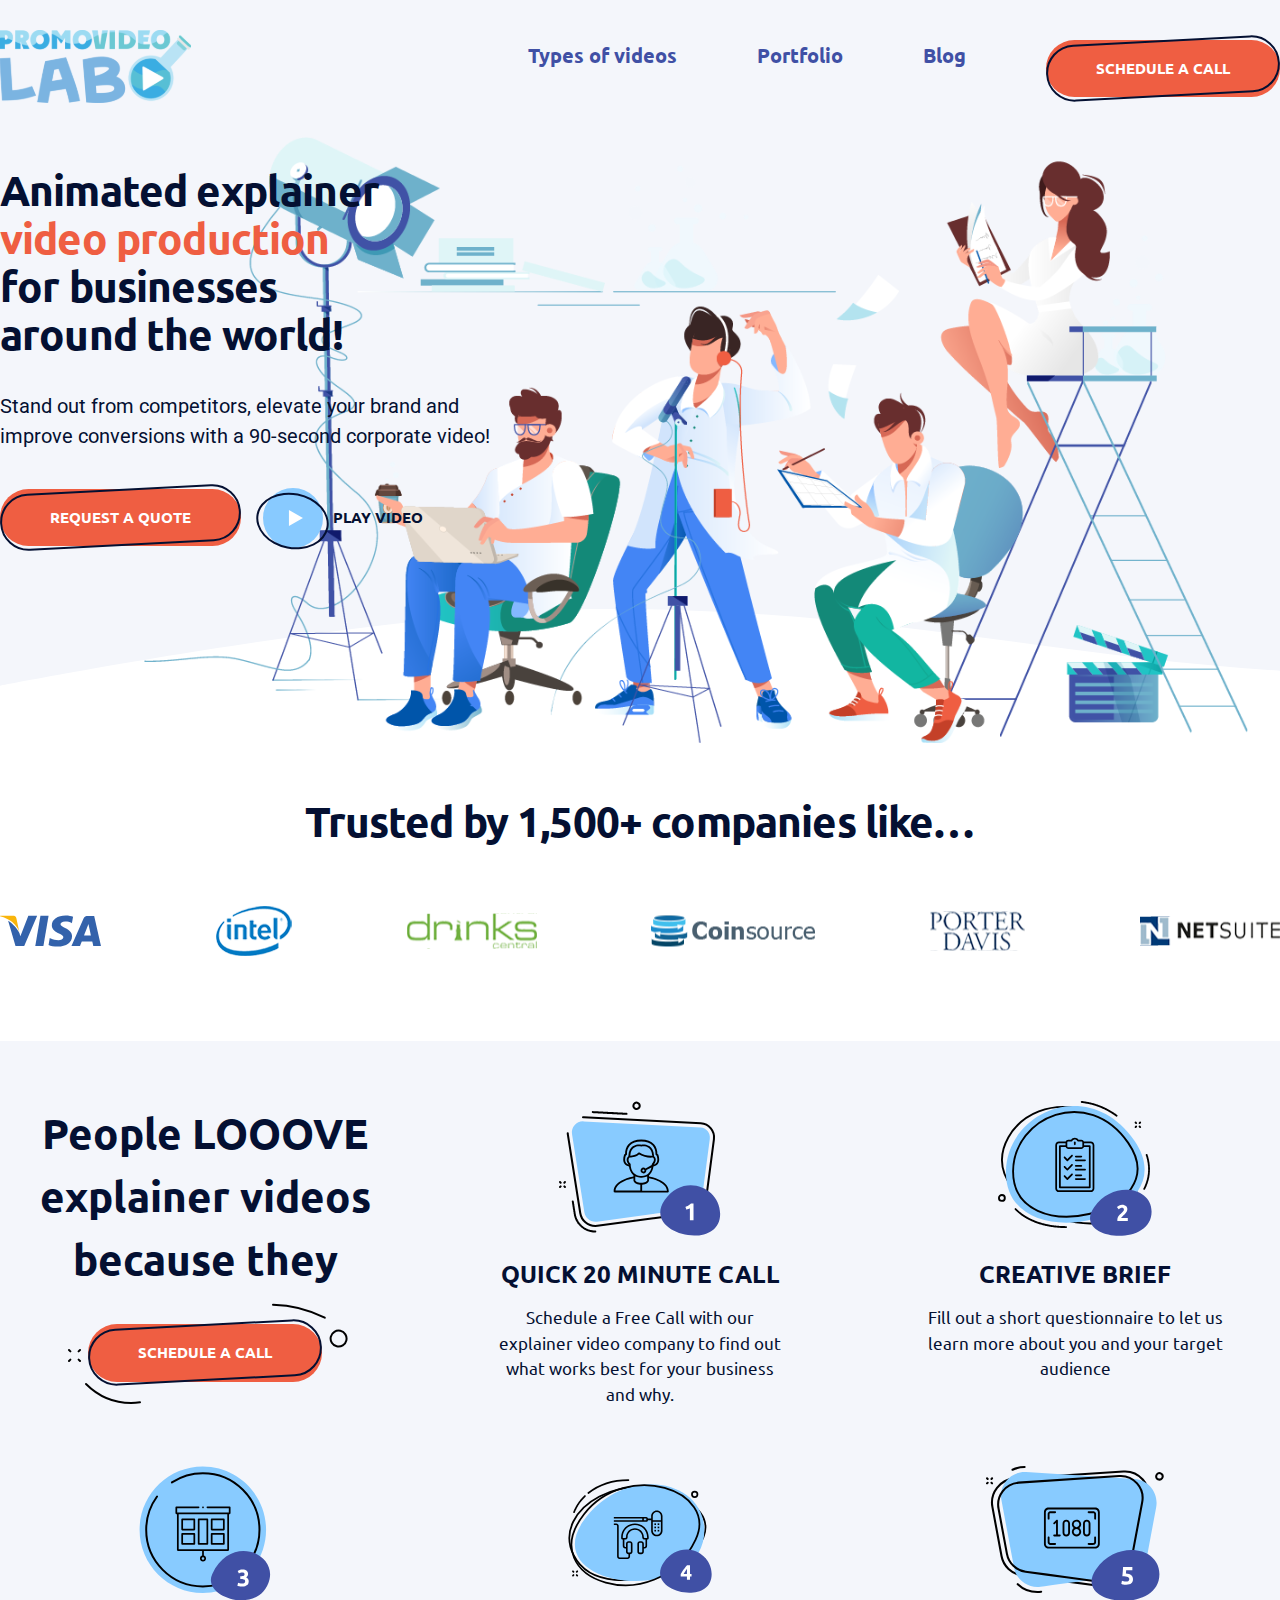
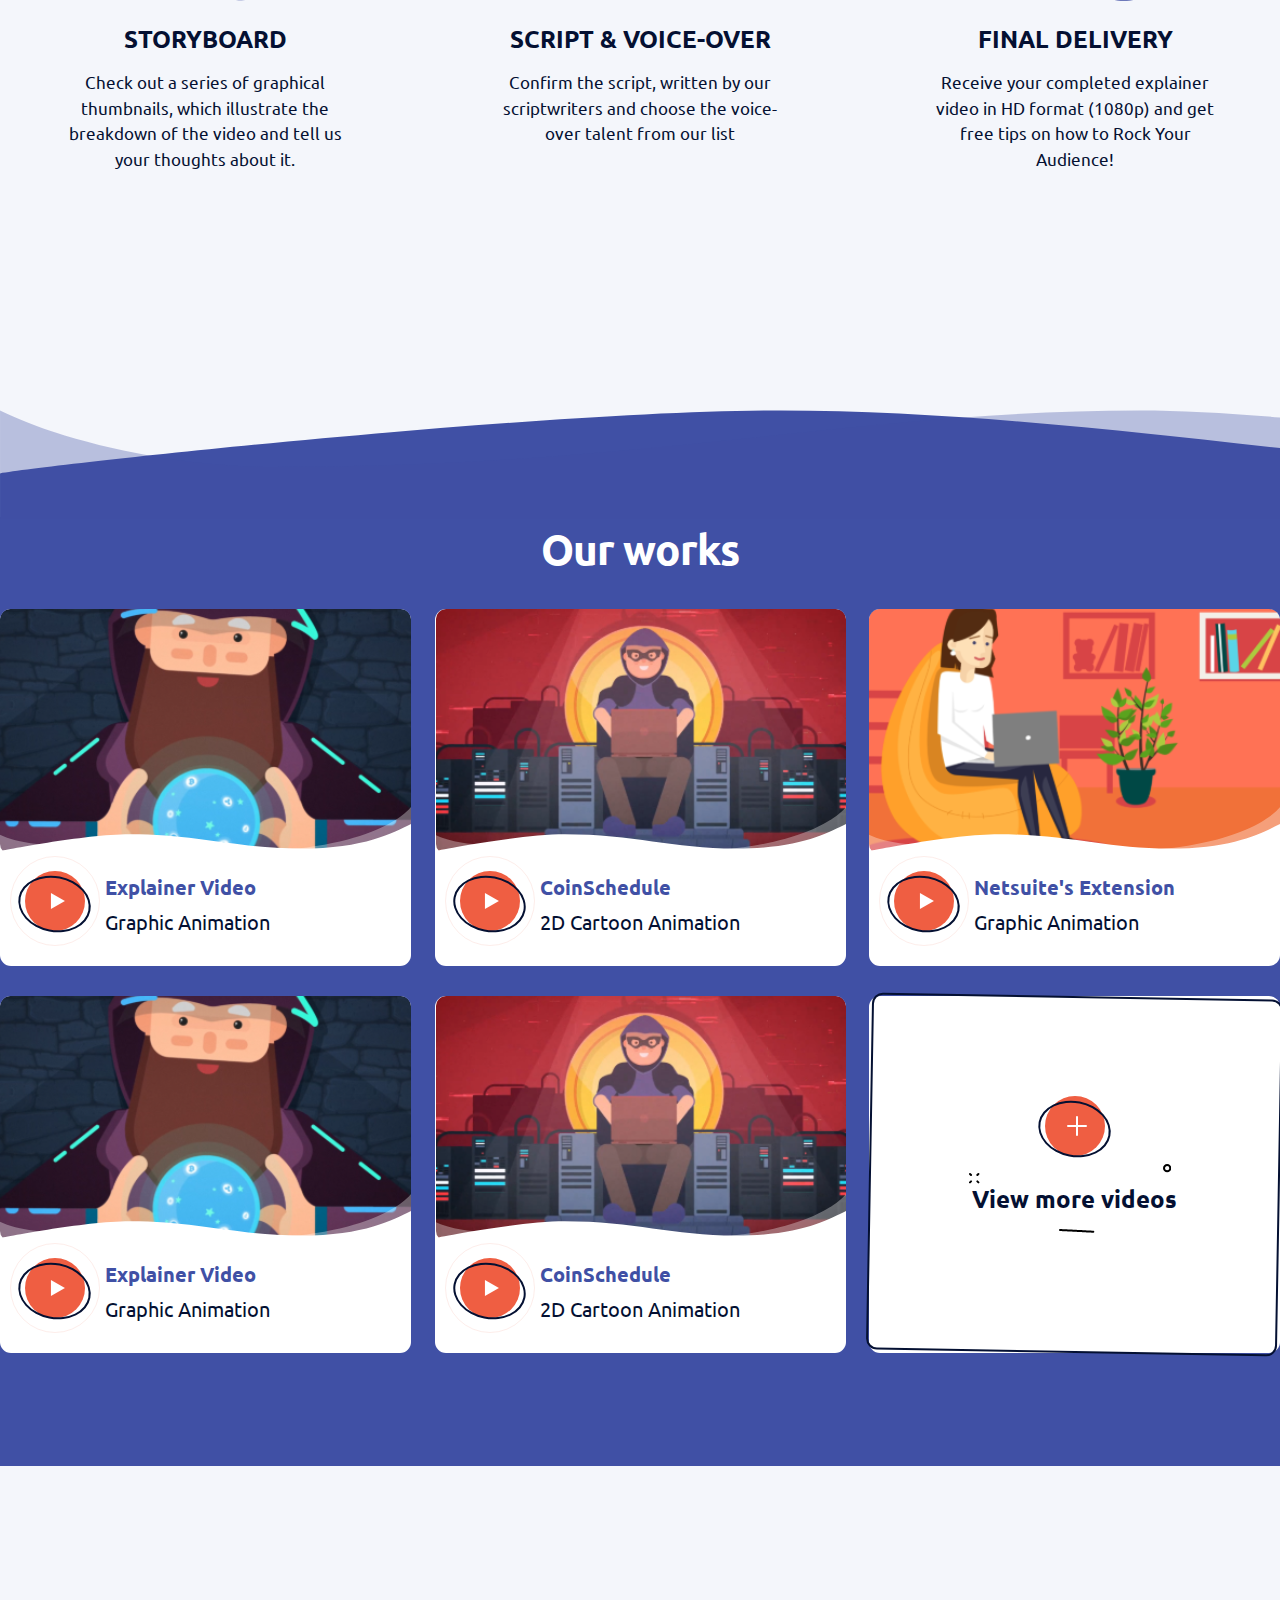
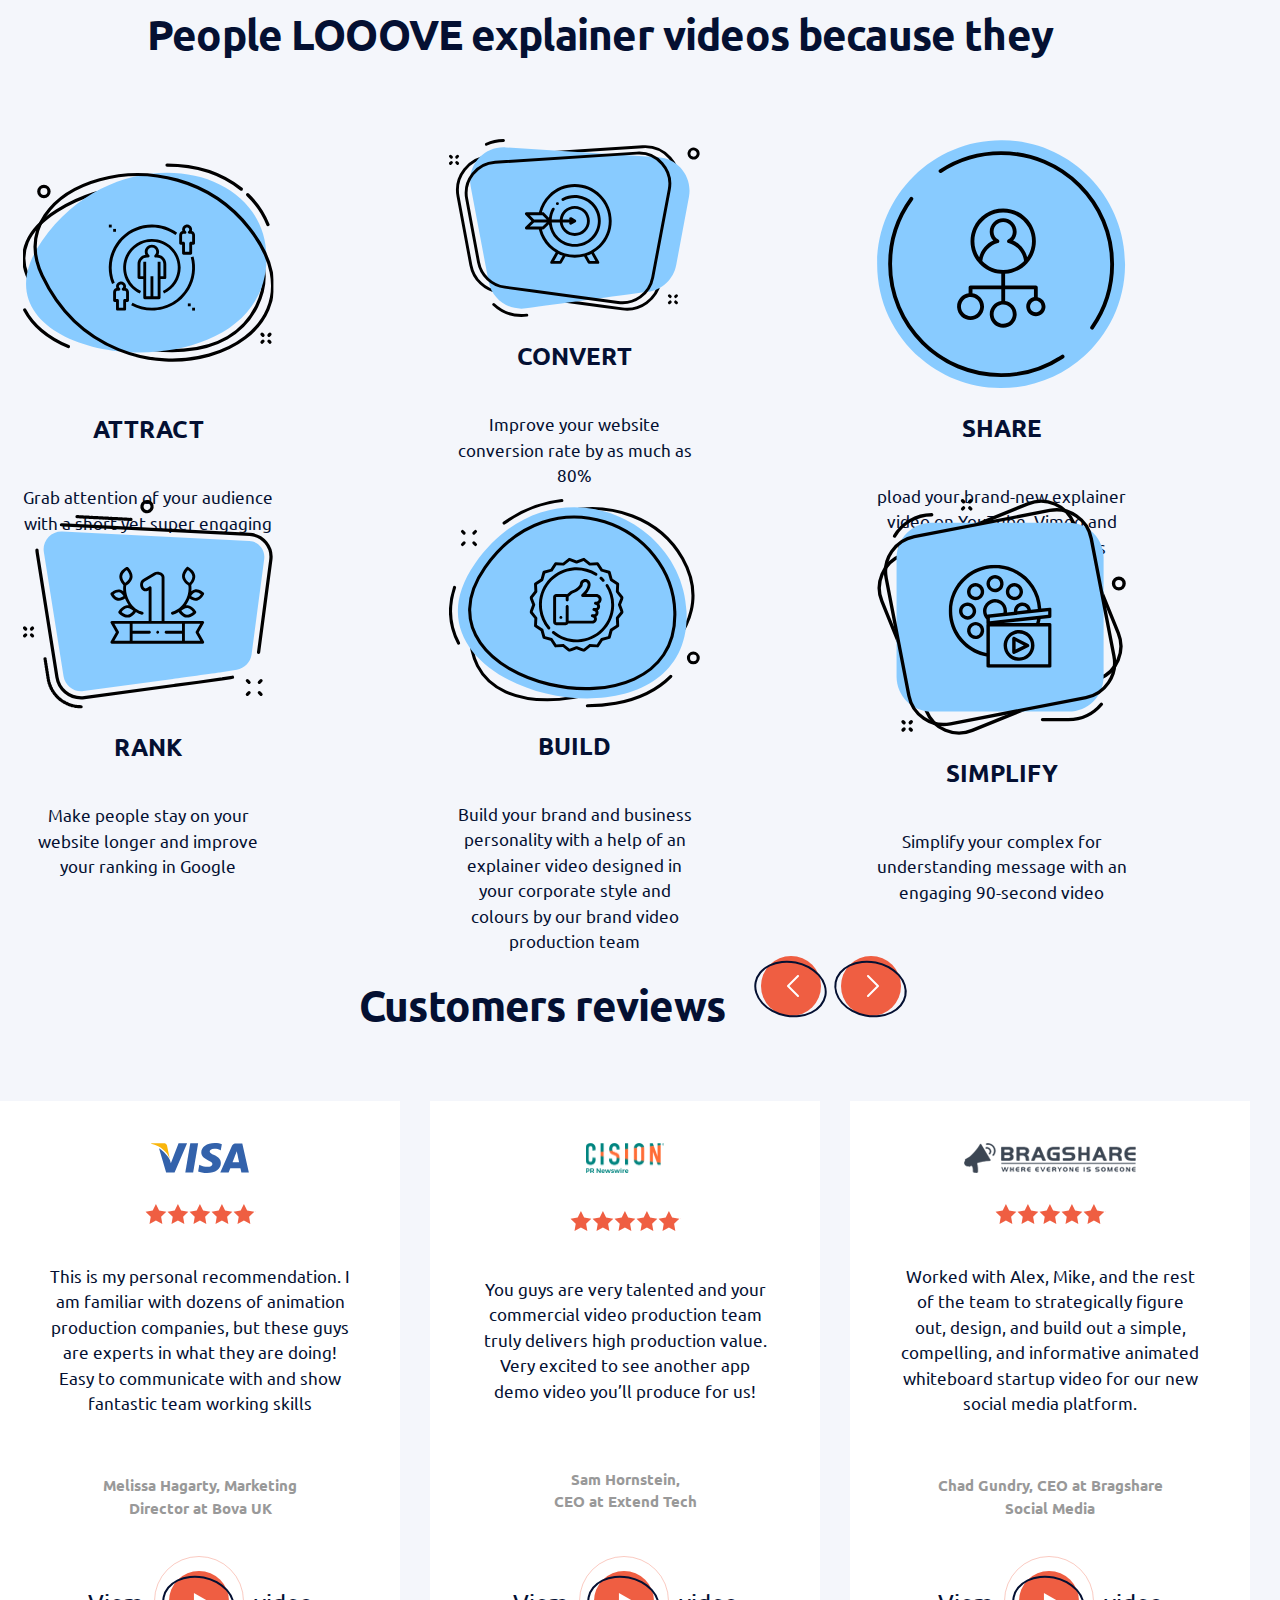
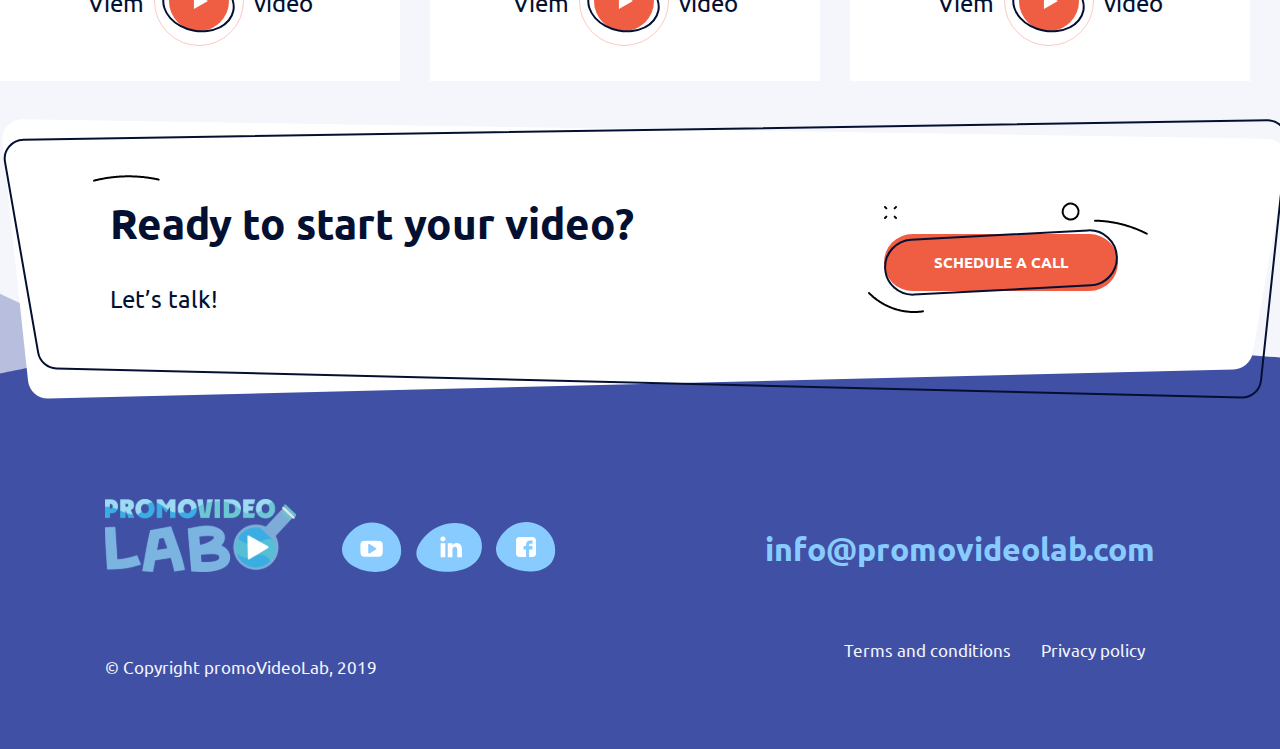
<file: index.html>
<!DOCTYPE html>
<html lang="ru">
<head>
	<meta charset="UTF-8">
	<title>Home | PromoVideoLab</title>
	
	<link href="https://fonts.googleapis.com/css2?family=Ubuntu" rel="stylesheet">
	<link href="https://fonts.googleapis.com/css2?family=Ubuntu:wght@700" rel="stylesheet">
	<link href="https://fonts.googleapis.com/css2?family=Roboto" rel="stylesheet">
	
	<link rel="stylesheet" href="./css/normalize.css">
	<link rel="stylesheet" href="./css/maket.css">
	
</head>
<body>
	<header>
		<div class="wrapper">
			<a href="https://krutnik.github.io/promoVideoLab.github.io/index.html">
				<img class="logo" src="./images/header/logo.svg" alt="PromoVideoLab">
			</a>
			<nav>
				<ul class="main_menu">
					<li>
						<a href="https://krutnik.github.io/promoVideoLab.github.io/videos.html">Types of videos</a>
					</li>
					<li>
						<a href="https://krutnik.github.io/promoVideoLab.github.io/portfolio.html">Portfolio</a>
					</li>
					<li>
						<a href="https://krutnik.github.io/promoVideoLab.github.io/blog.html">Blog</a>
					</li>
					<li>
						<a class="btn" href="https://krutnik.github.io/promoVideoLab.github.io/schedule.html#">schedule a call</a>
					</li>
				</ul>
			</nav>
		</div>
	</header>
	
	<section class="promo">
		<div class="wrapper">
			<article class="promo_content">
				<h1 class="title">Animated explainer <span class="accent">video production</span><br> for businesses around the world!</h1>
				<p>Stand out from competitors, elevate your brand and <br>improve conversions with a 90-second corporate video!</p>
				<div class="buttons">
					<a class="btn" href="https://krutnik.github.io/promoVideoLab.github.io/portfolio.html">Request a Quote</a>
					<a class="btn_play" href="https://krutnik.github.io/promoVideoLab.github.io/portfolio.html">
						<span class="btn_circle btn_circle__cyan"></span>
						<span class="btn_text">Play video</span>
					</a>
				</div>
			</article>
		</div>
	</section>
	
	<section class="companies">
		<div class="wrapper">
			<h2 class="title">Trusted by 1,500+ companies like…</h2>
			<div class="companies_list">
				<img src="./images/compaines/visa.svg" alt="visa">
				<img src="./images/compaines/intel.svg" alt="intel">
				<img src="./images/compaines/drinks.svg" alt="drinks">
				<img src="./images/compaines/coinsourse.svg" alt="coinsource">
				<img src="./images/compaines/porter_davis.svg" alt="porter davis">
				<img src="./images/compaines/netsuite.svg" alt="netsuite">
			</div>
		</div>
	</section>
	
	<section class="steps">
		<div class="wrapper">
			<div class="steps_list">
				<div class="list_item">
					<h2 class="title steps_header">People LOOOVE explainer videos because they</h2>
					<a class="btn" href="https://krutnik.github.io/promoVideoLab.github.io/schedule.html#">schedule a call</a>
				</div>
				
				<div class="list_item">
					<img src="./images/steps/quick.svg" alt="QUICK 20 MINUTE CALL">
					<h3 class="title steps_title">QUICK 20 MINUTE CALL</h3>
					<p>Schedule a Free Call with our explainer video company to find out what works best for your business and why.</p>
				</div>
				
				<div class="list_item">
					<img src="./images/steps/creative.svg" alt="CREATIVE BRIEF">
					<h3 class="title steps_title">CREATIVE BRIEF</h3>
					<p>Fill out a short questionnaire to let us learn more about you and your target audience</p>
				</div>
				
				<div class="list_item">
					<img src="./images/steps/storyboard.svg" alt="STORYBOARD">
					<h3 class="title steps_title">STORYBOARD</h3>
					<p>Check out a series of graphical thumbnails, which illustrate the breakdown of the video and tell us your thoughts about it.</p>
				</div>
				
				<div class="list_item">
					<img src="./images/steps/script.svg" alt="SCRIPT & VOICE-OVER">
					<h3 class="title steps_title">SCRIPT & VOICE-OVER</h3>
					<p>Confirm the script, written by our scriptwriters and choose the voice-over talent from our list</p>
				</div>
				
				<div class="list_item">
					<img src="./images/steps/final.svg" alt="FINAL DELIVERY">
					<h3 class="title steps_title">FINAL DELIVERY</h3>
					<p>Receive your completed explainer video in HD format (1080p) and get free tips on how to Rock Your Audience!</p>
				</div>
			</div>
		</div>
	</section>
	
	<section class="portfolio">
		<div class="wrapper">
			<div class="portfolio_menu">
				<h2 class="title">Our works</h2>
				<div class="portfolio_list">
					<div class="portfolio_item portfolio_item_first">
						<div class="portfolio_cont">
							<a class="btn_circle btn_circle__orange" href="#"></a>
							<div>
								<h3>Explainer Video</h3>
								<p>Graphic Animation</p>
							</div>
						</div>
					</div>
					<div class="portfolio_item portfolio_item_second">
						<div class="portfolio_cont">
							<a class="btn_circle btn_circle__orange" href="#"></a>
							<div>
								<h3>CoinSchedule</h3>
								<p>2D Cartoon Animation</p>
							</div>
						</div>
					</div>
					<div class="portfolio_item portfolio_item_third">
						<div class="portfolio_cont">
							<a class="btn_circle btn_circle__orange" href="#"></a>
							<div>
								<h3>Netsuite's Extension</h3>
								<p>Graphic Animation</p>
							</div>
						</div>
					</div>
					<div class="portfolio_item portfolio_item_four">
						<div class="portfolio_cont">
							<a class="btn_circle btn_circle__orange" href="#"></a>
							<div>
								<h3>Explainer Video</h3>
								<p>Graphic Animation</p>
							</div>
						</div>
					</div>
					<div class="portfolio_item portfolio_item_five">
						<div class="portfolio_cont">
							<a class="btn_circle btn_circle__orange" href="#"></a>
							<div>
								<h3>CoinSchedule</h3>
								<p>2D Cartoon Animation</p>
							</div>
						</div>
					</div>
					<div class="portfolio_more">
						<a class="btn_circle btn_circle__orange btn_plus" href="https://krutnik.github.io/promoVideoLab.github.io/videos.html"></a>
						<h3>View more videos</h3>
					</div>
				</div>
			</div>
		</div>
	</section>
	
	<section class="advantages">
		<div class="wrapper">
			<div class="advantages_list">
				<div class="advantages_title">
					<h2 class="title">People LOOOVE explainer videos because they</h2>
				</div>
				<div class="advantages_menu">
					<div class="advantages_item">
						<img src="./images/advantages/attract.svg" alt="#">
						<h3>ATTRACT</h3>
						<p>Grab attention of your audience with a short yet super engaging explainer video</p>
					</div>
					<div class="advantages_item">
						<img src="./images/advantages/convert.svg" alt="#">
						<h3>CONVERT</h3>
						<p>Improve your website conversion rate by as much as 80%</p>
					</div>
					<div class="advantages_item">
						<img src="./images/advantages/share.svg" alt="#">
						<h3>SHARE</h3>
						<p>pload your brand-new explainer video on YouTube, Vimeo and share on social media sites</p>
					</div>
					<div class="advantages_item">
						<img src="./images/advantages/rank.svg" alt="#">
						<h3>RANK</h3>
						<p>Make people stay on your website longer and improve your ranking in Google</p>
					</div>
					<div class="advantages_item">
						<img src="./images/advantages/build.svg" alt="#">
						<h3>BUILD</h3>
						<p>Build your brand and business personality with a help of an explainer video designed in your corporate style and colours by our brand video production team</p>
					</div>
					<div class="advantages_item">
						<img src="./images/advantages/simply.svg" alt="#">
						<h3>SIMPLIFY</h3>
						<p>Simplify your complex for understanding message with an engaging 90-second video</p>
					</div>
				</div>
			</div>
		</div>
	</section>
	
	<section class="reviews">
	<div class="wrapper">
		<div class="reviews_menu">
			<div class="reviews_item">
				<h2 class="title">Customers reviews</h2>
				<a class="btn_circle btn_circle__orange btn_arrow_prewier" href="#"></a>
				<a class="btn_circle btn_circle__orange btn_arrow_next" href="#"></a>
			</div>
			<div class="reviews_list">
				<div class="reviews_block">
					<img src="./images/reviews/visa.svg" alt="visa">
					<div class="star"></div>
					<p>This is my personal recommendation. I am familiar with dozens of animation production companies, but these guys are experts in what they are doing! Easy to communicate with and show fantastic team working skills</p>
					<h6>Melissa Hagarty, Marketing <br> Director at Bova UK</h6>
					<div class="reviews_play">
						<p>Viem</p>
						<a class="btn_circle btn_circle__orange" href="#"></a>
						<p>video</p>
					</div>
				</div>
				<div class="reviews_block">
					<img src="./images/reviews/cision.svg" alt="cision">
					<div class="star"></div>
					<p>You guys are very talented and your commercial video production team truly delivers high production value. Very excited to see another app demo video you’ll produce for us!</p>
					<h6>Sam Hornstein,<br> CEO at Extend Tech</h6>
					<div class="reviews_play">
						<p>Viem</p>
						<a class="btn_circle btn_circle__orange" href="#"></a>
						<p>video</p>
					</div>
				</div>
				<div class="reviews_block">
					<img src="./images/reviews/bragshare.svg" alt="bragshare">
					<div class="star"></div>
					<p>Worked with Alex, Mike, and the rest of the team to strategically figure out, design, and build out a simple, compelling, and informative animated whiteboard startup video for our new social media platform.</p>
					<h6>Chad Gundry, CEO at Bragshare<br> Social Media</h6>
					<div class="reviews_play">
						<p>Viem</p>
						<a class="btn_circle btn_circle__orange" href="#"></a>
						<p>video</p>
					</div>
				</div>
			</div>
		</div>
	</div>
	</section>

	<footer>
		<div class="footer_top">
			<div class="wrapper-2">
				<div class="footer_form">
					<div class="footer_item">
						<div class="footer_ready">
							<h2>Ready to start your video?</h2>
							<p>Let’s talk!</p>
						</div>
						<div class="footer_btn">
							<a class="btn" href="https://krutnik.github.io/promoVideoLab.github.io/schedule.html#">schedule a call </a>
						</div>
					</div>	
				</div>
			</div>
		</div>
		<div class="footer_bottom">
			<div class="wrapper-3">
				<div class="footer_partners">
					<div class="footer_me">
						<div class="footer_cosial">
							<a href="#">
								<img class="logo" src="./images/footer/logo.svg" alt="PromoVideoLab">
							</a>
							<a href="#"><img src="./images/footer/youtube.svg" alt="youtube"></a>
							<a href="#"><img src="./images/footer/instagram.svg" alt="instagram"></a>
							<a href="#"><img src="./images/footer/facebook.svg" alt="facebook"></a>
						</div>
						<div class="footer_email">	
							<p>info@promovideolab.com</p>
						</div>
					</div>
					<div class="footer_me">
						<div class="footer_corp">
							<p>© Copyright promoVideoLab, 2019</p>
						</div>
						<div class="footer_private">
							<a href="#">Terms and conditions</a>
							<a href="#">Privacy policy</a>
						</div>
					</div>
				</div>	
			</div>
		</div>
	</footer>

</body>

</html>
</file>
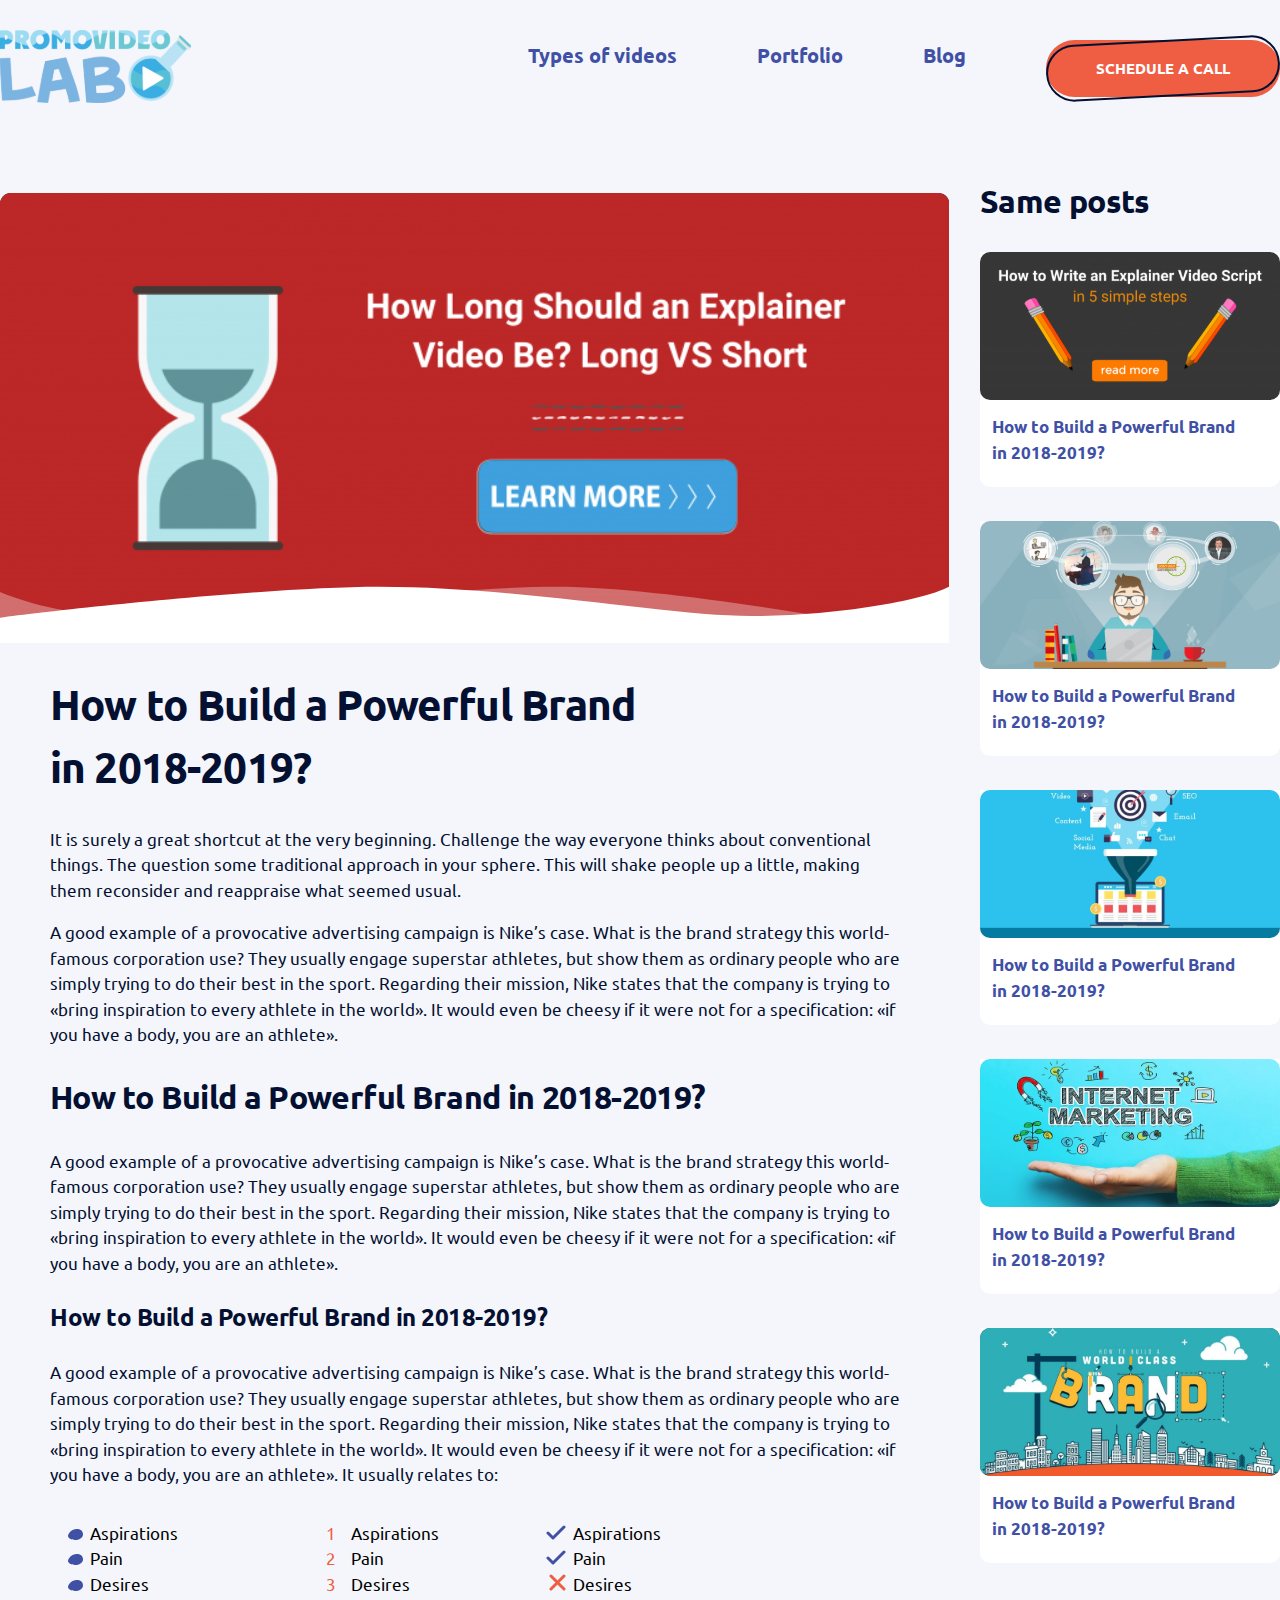
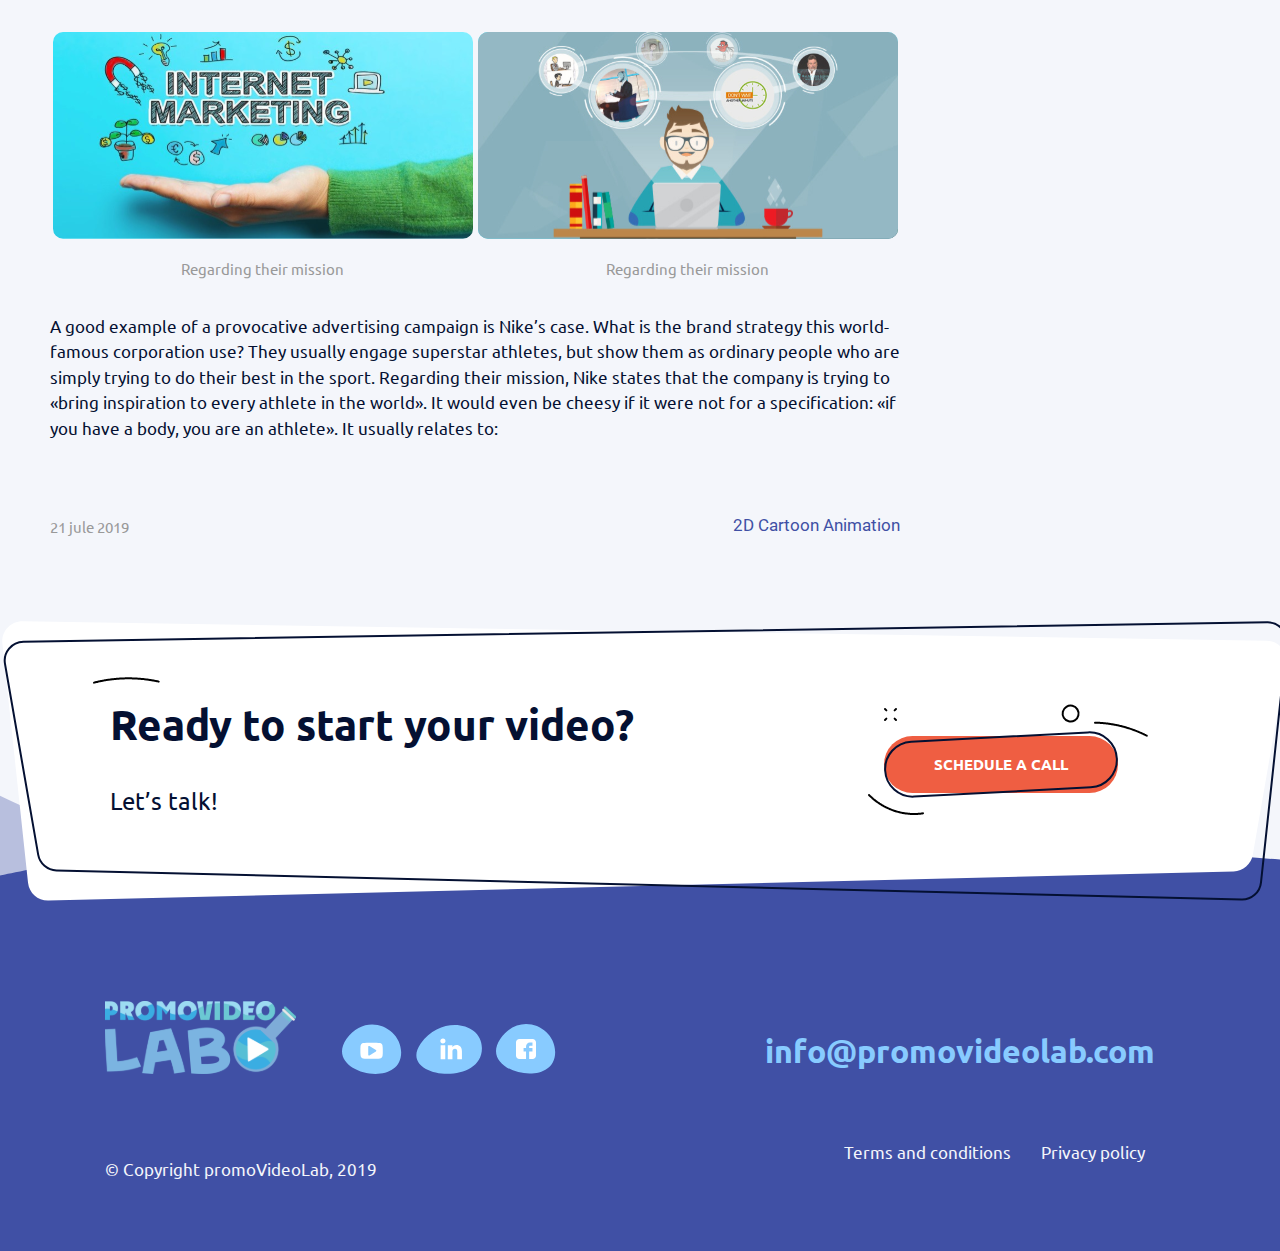
<file: article.html>
<!DOCTYPE html>
<html lang="ru">
<head>
	<meta charset="UTF-8">
	<title>Article</title>
	
	<link href="https://fonts.googleapis.com/css2?family=Ubuntu" rel="stylesheet">
	<link href="https://fonts.googleapis.com/css2?family=Ubuntu:wght@700" rel="stylesheet">
	<link href="https://fonts.googleapis.com/css2?family=Roboto" rel="stylesheet">
	
	<link rel="stylesheet" href="./css/normalize.css">
	<link rel="stylesheet" href="./css/maket.css">
	<link rel="stylesheet" href="./css/article.css">
	
</head>

<body>
	<header>
		<div class="wrapper">
			<a href="https://krutnik.github.io/promoVideoLab.github.io/index.html">
				<img class="logo" src="./images/header/logo.svg" alt="PromoVideoLab">
			</a>
			<nav>
				<ul class="main_menu">
					<li>
						<a href="https://krutnik.github.io/promoVideoLab.github.io/videos.html">Types of videos</a>
					</li>
					<li>
						<a href="https://krutnik.github.io/promoVideoLab.github.io/portfolio.html">Portfolio</a>
					</li>
					<li>
						<a href="https://krutnik.github.io/promoVideoLab.github.io/blog.html">Blog</a>
					</li>
					<li>
						<a class="btn" href="https://krutnik.github.io/promoVideoLab.github.io/schedule.html">schedule a
							call</a>
					</li>
				</ul>
			</nav>
		</div>
	</header>
	
	<section class="article">
		<div class="wrapper">
			<div class="article_brand">
				<h1 class="title">How to Build a Powerful Brand<br> in 2018-2019?</h1>
				<p>It is surely a great shortcut at the very beginning. Challenge the way everyone thinks about conventional things. The question some traditional approach in your sphere. This will shake people up a little, making them reconsider and reappraise what seemed usual.</p>
				<p>A good example of a provocative advertising campaign is Nike’s case. What is the brand strategy this world-famous corporation use? They usually engage superstar athletes, but show them as ordinary people who are simply trying to do their best in the sport. Regarding their mission, Nike states that the company is trying to «bring inspiration to every athlete in the world». It would even be cheesy if it were not for a specification: «if you have a body, you are an athlete».</p>
				<h2 class="title">How to Build a Powerful Brand in 2018-2019?</h2>
				<p>A good example of a provocative advertising campaign is Nike’s case. What is the brand strategy this world-famous corporation use? They usually engage superstar athletes, but show them as ordinary people who are simply trying to do their best in the sport. Regarding their mission, Nike states that the company is trying to «bring inspiration to every athlete in the world». It would even be cheesy if it were not for a specification: «if you have a body, you are an athlete».</p>
				<h3 class="title">How to Build a Powerful Brand in 2018-2019?</h3>
				<p>A good example of a provocative advertising campaign is Nike’s case. What is the brand strategy this world-famous corporation use? They usually engage superstar athletes, but show them as ordinary people who are simply trying to do their best in the sport. Regarding their mission, Nike states that the company is trying to «bring inspiration to every athlete in the world». It would even be cheesy if it were not for a specification: «if you have a body, you are an athlete». It usually relates to:</p>
				<div class="article_item">
					<ul class="list_one">
						<li>Aspirations</li>
						<li>Pain</li>
						<li>Desires</li>
					</ul>
					<ol class="list_two">
						<li><span>1</span>Aspirations</li>
						<li><span>2</span>Pain</li>
						<li><span>3</span>Desires</li>
					</ol>
					<ul class="list_three">
						<li>Aspirations</li>
						<li>Pain</li>
						<li class="cross">Desires</li>
					</ul>
				</div>
				<div class="article_promo">
					<div>
						<img src="./images/article/brand/redarding_1.svg" alt="redarding">
						<p>Regarding their mission</p>
					</div>
					<div>
						<img src="./images/article/brand/redarding_2.svg" alt="redarding">
						<p>Regarding their mission</p>
					</div>
				</div>
				<p>A good example of a provocative advertising campaign is Nike’s case. What is the brand strategy this world-famous corporation use? They usually engage superstar athletes, but show them as ordinary people who are simply trying to do their best in the sport. Regarding their mission, Nike states that the company is trying to «bring inspiration to every athlete in the world». It would even be cheesy if it were not for a specification: «if you have a body, you are an athlete». It usually relates to:</p>
				<div class="article_form">
					<p>21 jule 2019</p>
					<a href="">2D Cartoon Animation</a>
				</div>
			</div>
			<div class="article_post">
				<h2 class="title">Same posts</h2>
				<div class="post_image">
					<img src="./images/article/post/blog_1.svg" alt="blog">
					<h3>How to Build a Powerful Brand in 2018-2019?</h3>
				</div>
				<div class="post_image">
					<img src="./images/article/post/blog_2.svg" alt="blog">
					<h3>How to Build a Powerful Brand in 2018-2019?</h3>
				</div>
				<div class="post_image">
					<img src="./images/article/post/blog_3.svg" alt="blog">
					<h3>How to Build a Powerful Brand in 2018-2019?</h3>
				</div>
				<div class="post_image">
					<img src="./images/article/post/blog_4.svg" alt="blog">
					<h3>How to Build a Powerful Brand in 2018-2019?</h3>
				</div>
				<div class="post_image">
					<img src="./images/article/post/blog_5.svg" alt="blog">
					<h3>How to Build a Powerful Brand in 2018-2019?</h3>
				</div>
			</div>
		</div>
	</section>
	
	<footer>
		<div class="footer_top">
			<div class="wrapper-2">
				<div class="footer_form">
					<div class="footer_item">
						<div class="footer_ready">
							<h2>Ready to start your video?</h2>
							<p>Let’s talk!</p>
						</div>
						<div class="footer_btn">
							<a class="btn" href="https://krutnik.github.io/promoVideoLab.github.io/schedule.html#">schedule
								a call </a>
						</div>
					</div>
				</div>
			</div>
		</div>
		<div class="footer_bottom">
			<div class="wrapper-3">
				<div class="footer_partners">
					<div class="footer_me">
						<div class="footer_cosial">
							<a href="#">
								<img class="logo" src="./images/footer/logo.svg" alt="PromoVideoLab">
							</a>
							<a href="#"><img src="./images/footer/youtube.svg" alt="youtube"></a>
							<a href="#"><img src="./images/footer/instagram.svg" alt="instagram"></a>
							<a href="#"><img src="./images/footer/facebook.svg" alt="facebook"></a>
						</div>
						<div class="footer_email">
							<p>info@promovideolab.com</p>
						</div>
					</div>
					<div class="footer_me">
						<div class="footer_corp">
							<p>© Copyright promoVideoLab, 2019</p>
						</div>
						<div class="footer_private">
							<a href="#">Terms and conditions</a>
							<a href="#">Privacy policy</a>
						</div>
					</div>
				</div>
			</div>
		</div>
	</footer>
	
</body>
</html>
</file>
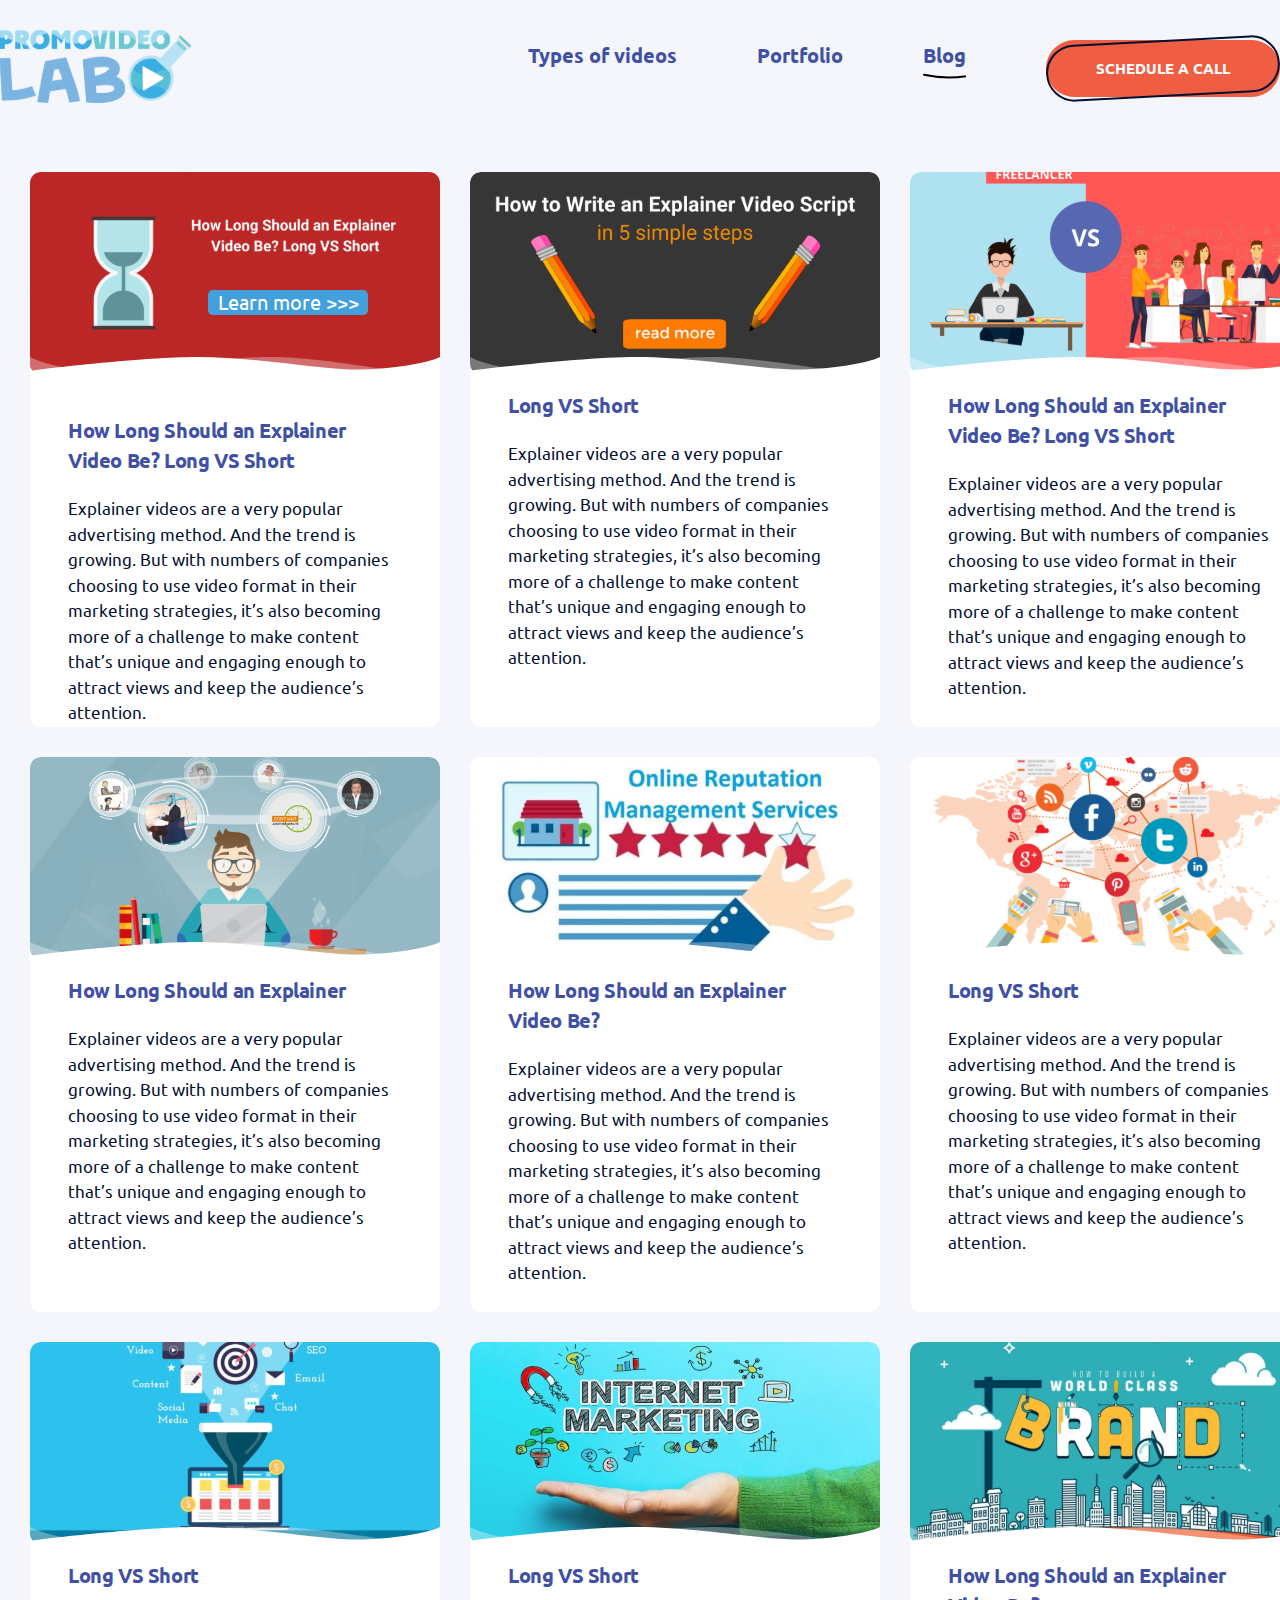
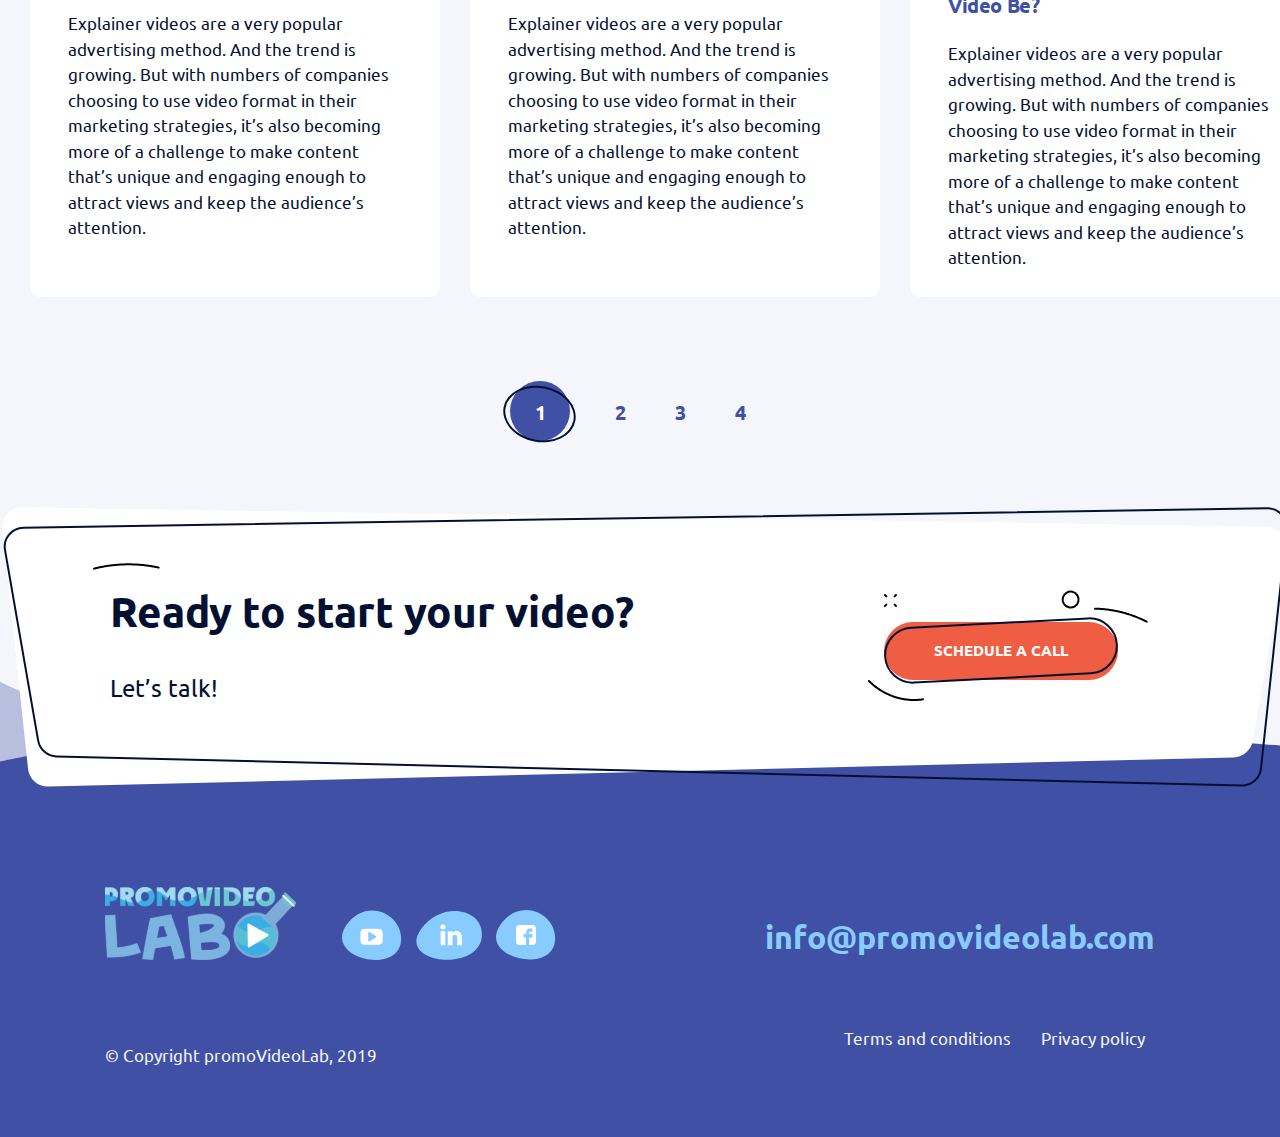
<file: blog.html>
<!DOCTYPE html>
<html lang="ru">
<head>
	<meta charset="UTF-8">
	<title>Blog</title>
	
	<link href="https://fonts.googleapis.com/css2?family=Ubuntu" rel="stylesheet">
	<link href="https://fonts.googleapis.com/css2?family=Ubuntu:wght@700" rel="stylesheet">
	<link href="https://fonts.googleapis.com/css2?family=Roboto" rel="stylesheet">
	
	<link rel="stylesheet" href="css/normalize.css">
	<link rel="stylesheet" href="css/maket.css">
	<link rel="stylesheet" href="css/blog.css">
	
</head>
<body>
	<header>
		<div class="wrapper">
			<a href="https://krutnik.github.io/promoVideoLab.github.io/index.html">
				<img class="logo" src="./images/header/logo.svg" alt="PromoVideoLab">
			</a>
			<nav>
				<ul class="main_menu">
					<li>
						<a href="https://krutnik.github.io/promoVideoLab.github.io/videos.html">Types of videos</a>
					</li>
					<li>
						<a href="https://krutnik.github.io/promoVideoLab.github.io/portfolio.html">Portfolio</a>
					</li>
					<li>
						<a class="vector" href="https://krutnik.github.io/promoVideoLab.github.io/blog.html">Blog</a>
					</li>
					<li>
						<a class="btn" href="https://krutnik.github.io/promoVideoLab.github.io/schedule.html">schedule a
							call</a>
					</li>
				</ul>
			</nav>
		</div>
	</header>
	
	<section class="blog">
		<div class="wrapper">
			<div class="blog_item">
				<div class="blog_news">
					<a href="https://krutnik.github.io/promoVideoLab.github.io/article.html">Learn more >>></a>
					<div class="blog_text">
						<h2 class="title">How Long Should an Explainer Video Be? Long VS Short</h2>
						<p>Explainer videos are a very popular advertising method. And the trend is growing. But with numbers of companies choosing to use video format in their marketing strategies, it’s also becoming more of a challenge to make content that’s unique and engaging enough to attract views and keep the audience’s attention.</p>
					</div>
				</div>
				<div class="blog_news two">
					<div class="blog_text">
						<h2 class="title">How Long Should an Explainer</h2>
						<p>Explainer videos are a very popular advertising method. And the trend is growing. But with numbers of companies choosing to use video format in their marketing strategies, it’s also becoming more of a challenge to make content that’s unique and engaging enough to attract views and keep the audience’s attention.</p>
					</div>
				</div>
				<div class="blog_news tree">
					<div class="blog_text">
						<h2 class="title">Long VS Short</h2>
						<p>Explainer videos are a very popular advertising method. And the trend is growing. But with numbers of companies choosing to use video format in their marketing strategies, it’s also becoming more of a challenge to make content that’s unique and engaging enough to attract views and keep the audience’s attention.</p>
					</div>
				</div>
			</div>
			<div class="blog_item">
				<div class="blog_news four">
					<div class="blog_text">
						<h2 class="title">Long VS Short</h2>
						<p>Explainer videos are a very popular advertising method. And the trend is growing. But with numbers of companies choosing to use video format in their marketing strategies, it’s also becoming more of a challenge to make content that’s unique and engaging enough to attract views and keep the audience’s attention.</p>
					</div>
				</div>
				<div class="blog_news five">
					<div class="blog_text">
						<h2 class="title">How Long Should an Explainer Video Be?</h2>
						<p>Explainer videos are a very popular advertising method. And the trend is growing. But with numbers of companies choosing to use video format in their marketing strategies, it’s also becoming more of a challenge to make content that’s unique and engaging enough to attract views and keep the audience’s attention.</p>
					</div>
				</div>
				<div class="blog_news six">
					<div class="blog_text">
						<h2 class="title">Long VS Short</h2>
						<p>Explainer videos are a very popular advertising method. And the trend is growing. But with numbers of companies choosing to use video format in their marketing strategies, it’s also becoming more of a challenge to make content that’s unique and engaging enough to attract views and keep the audience’s attention.</p>
					</div>
				</div>
			</div>
			<div class="blog_item">
				<div class="blog_news seven">
					<div class="blog_text">
						<h2 class="title">How Long Should an Explainer Video Be? Long VS Short</h2>
						<p>Explainer videos are a very popular advertising method. And the trend is growing. But with numbers of companies choosing to use video format in their marketing strategies, it’s also becoming more of a challenge to make content that’s unique and engaging enough to attract views and keep the audience’s attention.</p>
					</div>
				</div>
				<div class="blog_news eight">
					<div class="blog_text">
						<h2 class="title">Long VS Short</h2>
						<p>Explainer videos are a very popular advertising method. And the trend is growing. But with numbers of companies choosing to use video format in their marketing strategies, it’s also becoming more of a challenge to make content that’s unique and engaging enough to attract views and keep the audience’s attention.</p>
					</div>
				</div>
				<div class="blog_news nine">
					<div class="blog_text">
						<h2 class="title">How Long Should an Explainer Video Be?</h2>
						<p>Explainer videos are a very popular advertising method. And the trend is growing. But with numbers of companies choosing to use video format in their marketing strategies, it’s also becoming more of a challenge to make content that’s unique and engaging enough to attract views and keep the audience’s attention.</p>
					</div>
				</div>
			</div>
		</div>
		<div class="wrapper">
			<nav class="navigation">
				<a class="btn_circle btn_number" href="#"><p>1</p></a>
				<a class="" href="#"><p class="new-color">2</p></a>
				<a class="" href="#"><p class="new-color">3</p></a>
				<a class="" href="#"><p class="new-color">4</p></a>
			</nav>
		</div>
			
	
	</section>
	
	<footer>
		<div class="footer_top">
			<div class="wrapper-2">
				<div class="footer_form">
					<div class="footer_item">
						<div class="footer_ready">
							<h2>Ready to start your video?</h2>
							<p>Let’s talk!</p>
						</div>
						<div class="footer_btn">
							<a class="btn" href="https://krutnik.github.io/promoVideoLab.github.io/schedule.html#">schedule
								a call </a>
						</div>
					</div>
				</div>
			</div>
		</div>
		<div class="footer_bottom">
			<div class="wrapper-3">
				<div class="footer_partners">
					<div class="footer_me">
						<div class="footer_cosial">
							<a href="#">
								<img class="logo" src="./images/footer/logo.svg" alt="PromoVideoLab">
							</a>
							<a href="#"><img src="./images/footer/youtube.svg" alt="youtube"></a>
							<a href="#"><img src="./images/footer/instagram.svg" alt="instagram"></a>
							<a href="#"><img src="./images/footer/facebook.svg" alt="facebook"></a>
						</div>
						<div class="footer_email">
							<p>info@promovideolab.com</p>
						</div>
					</div>
					<div class="footer_me">
						<div class="footer_corp">
							<p>© Copyright promoVideoLab, 2019</p>
						</div>
						<div class="footer_private">
							<a href="#">Terms and conditions</a>
							<a href="#">Privacy policy</a>
						</div>
					</div>
				</div>
			</div>
		</div>
	</footer>
	
	
</body>
</html>
</file>
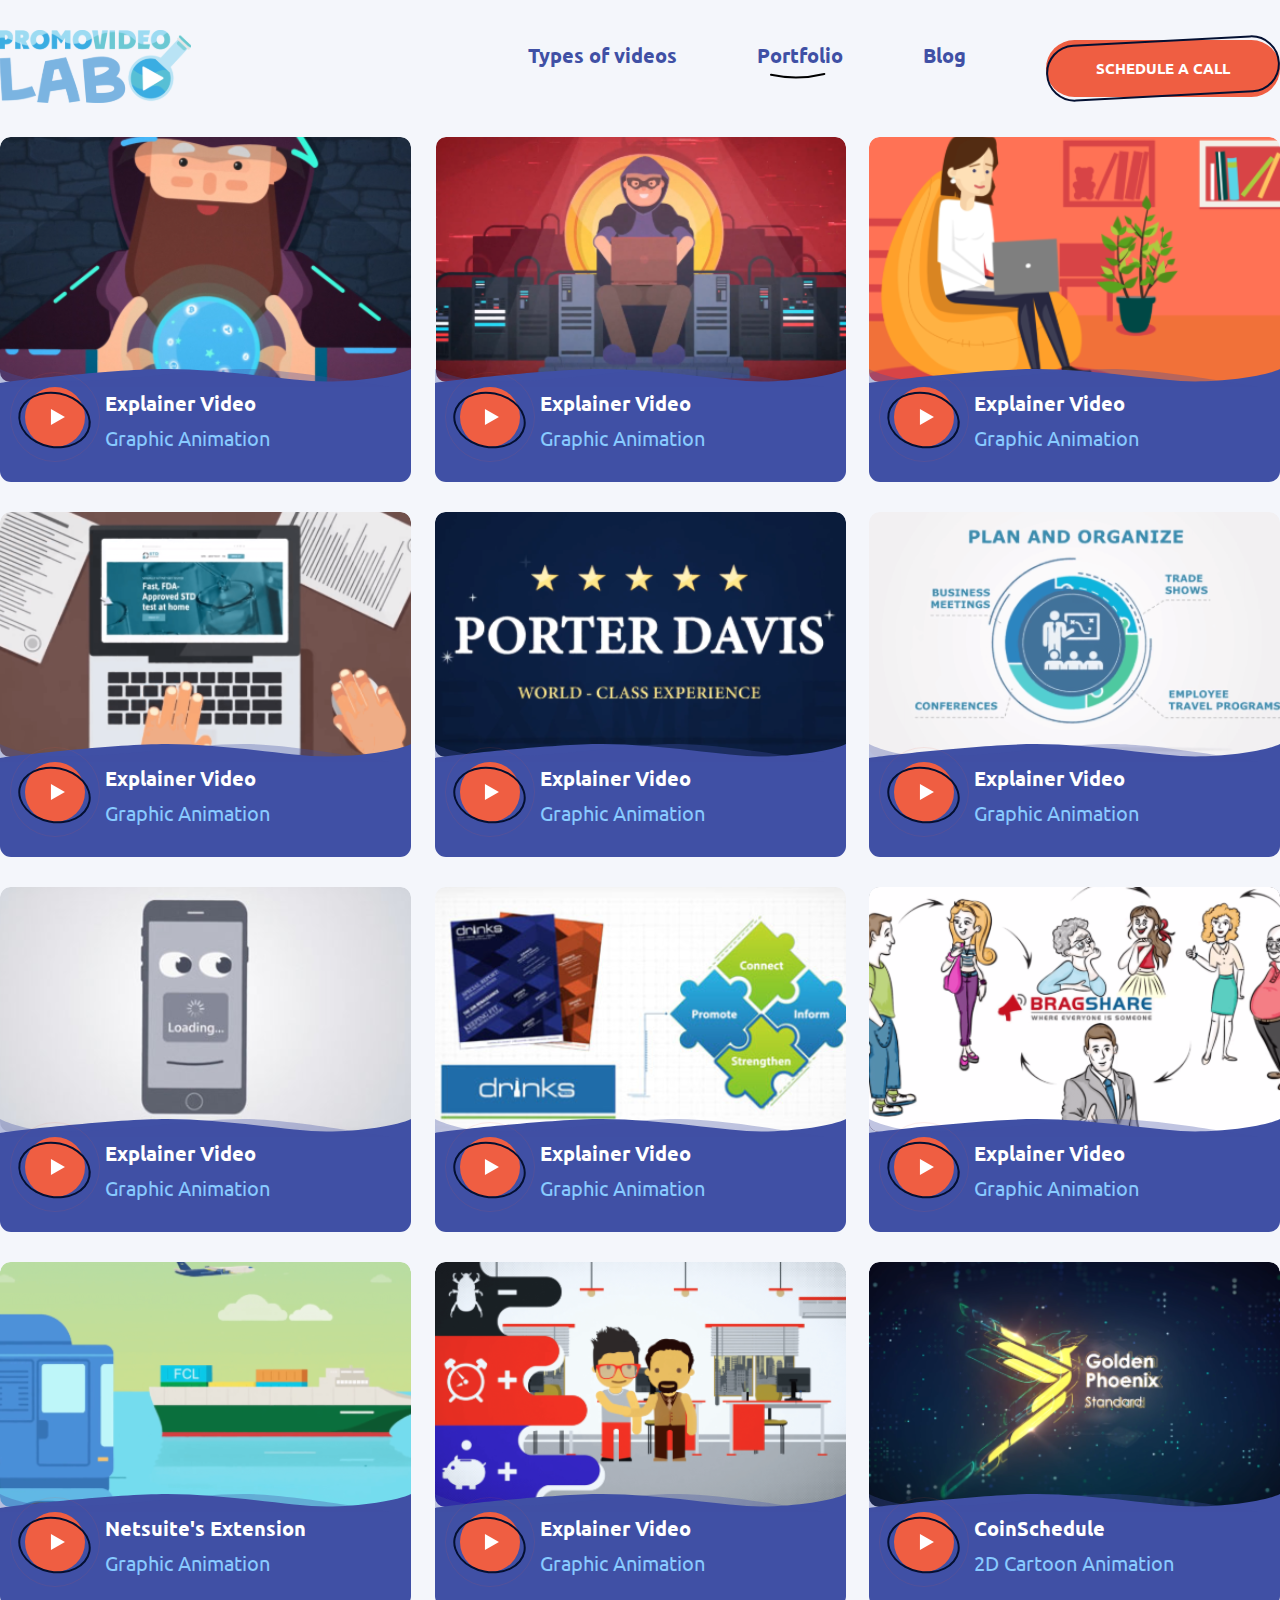
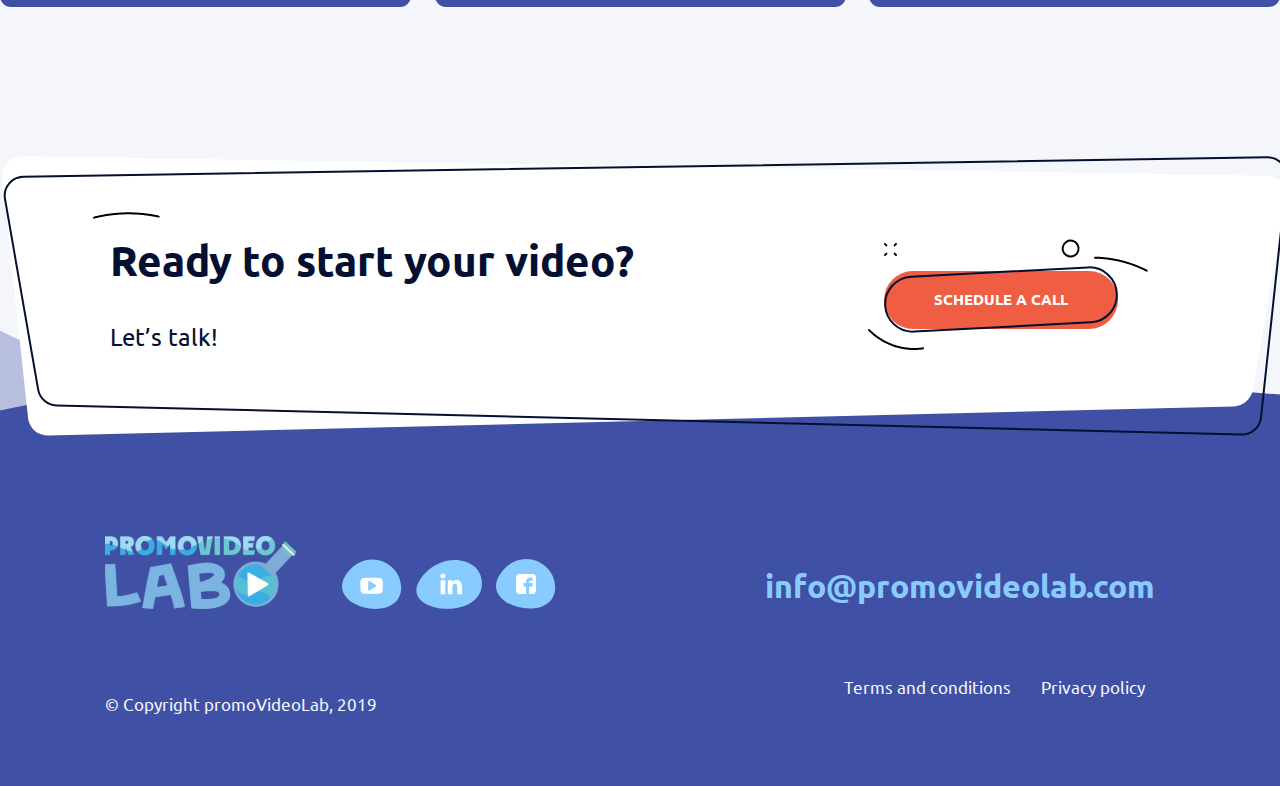
<file: portfolio.html>
<!DOCTYPE html>
<html lang="ru">

<head>
    <meta charset="UTF-8">
    <title>Home | PromoVideoLab</title>

    <link href="https://fonts.googleapis.com/css2?family=Ubuntu" rel="stylesheet">
    <link href="https://fonts.googleapis.com/css2?family=Ubuntu:wght@700" rel="stylesheet">
    <link href="https://fonts.googleapis.com/css2?family=Roboto" rel="stylesheet">

    <link rel="stylesheet" href="./css/normalize.css">
    <link rel="stylesheet" href="./css/maket.css">
    <link rel="stylesheet" href="./css/portfolio.css">

</head>

<body>
    <header>
        <div class="wrapper">
            <a href="https://krutnik.github.io/promoVideoLab.github.io/index.html">
                <img class="logo" src="./images/header/logo.svg" alt="PromoVideoLab">
            </a>
            <nav>
                <ul class="main_menu">
                    <li>
                        <a href="https://krutnik.github.io/promoVideoLab.github.io/videos.html">Types of videos</a>
                    </li>
                    <li>
                        <a class="vector" href="https://krutnik.github.io/promoVideoLab.github.io/portfolio.html">Portfolio</a>
                    </li>
                    <li>
                        <a href="https://krutnik.github.io/promoVideoLab.github.io/blog.html">Blog</a>
                    </li>
                    <li>
                        <a class="btn" href="https://krutnik.github.io/promoVideoLab.github.io/schedule.html#">schedule
                            a call</a>
                    </li>
                </ul>
            </nav>
        </div>
    </header>

    <section>
        <div class="wrapper">
            <div>
                <div class="list">
                    <div class="item item_first">
                        <div class="cont">
                            <a class="btn_circle btn_circle__orange" href="#"></a>
                            <div>
                                <h3>Explainer Video</h3>
                                <p>Graphic Animation</p>
                            </div>
                        </div>
                    </div>
                    <div class="item item_second">
                        <div class="cont">
                            <a class="btn_circle btn_circle__orange" href="#"></a>
                            <div>
                                <h3>Explainer Video</h3>
                                <p>Graphic Animation</p>
                            </div>
                        </div>
                    </div>
                    <div class="item item_third">
                        <div class="cont">
                            <a class="btn_circle btn_circle__orange" href="#"></a>
                            <div>
                                <h3>Explainer Video</h3>
                                <p>Graphic Animation</p>
                            </div>
                        </div>
                    </div>
                    <div class="item item_four">
                        <div class="cont">
                            <a class="btn_circle btn_circle__orange" href="#"></a>
                            <div>
                                <h3>Explainer Video</h3>
                                <p>Graphic Animation</p>
                            </div>
                        </div>
                    </div>
                    <div class="item item_five">
                        <div class="cont">
                            <a class="btn_circle btn_circle__orange" href="#"></a>
                            <div>
                                <h3>Explainer Video</h3>
                                <p>Graphic Animation</p>
                            </div>
                        </div>
                    </div>
                    <div class="item item_six">
                        <div class="cont">
                            <a class="btn_circle btn_circle__orange" href="#"></a>
                            <div>
                                <h3>Explainer Video</h3>
                                <p>Graphic Animation</p>
                            </div>
                        </div>
                    </div>
                    <div class="item item_seven">
                        <div class="cont">
                            <a class="btn_circle btn_circle__orange" href="#"></a>
                            <div>
                                <h3>Explainer Video</h3>
                                <p>Graphic Animation</p>
                            </div>
                        </div>
                    </div>
                    <div class="item item_eight">
                        <div class="cont">
                            <a class="btn_circle btn_circle__orange" href="#"></a>
                            <div>
                                <h3>Explainer Video</h3>
                                <p>Graphic Animation</p>
                            </div>
                        </div>
                    </div>
                    <div class="item item_nine">
                        <div class="cont">
                            <a class="btn_circle btn_circle__orange" href="#"></a>
                            <div>
                                <h3>Explainer Video</h3>
                                <p>Graphic Animation</p>
                            </div>
                        </div>
                    </div>
                    <div class="item item_ten">
                        <div class="cont">
                            <a class="btn_circle btn_circle__orange" href="#"></a>
                            <div>
                                <h3>Netsuite's Extension</h3>
                                <p>Graphic Animation</p>
                            </div>
                        </div>
                    </div>
                    <div class="item item_eleven">
                        <div class="cont">
                            <a class="btn_circle btn_circle__orange" href="#"></a>
                            <div>
                                <h3>Explainer Video</h3>
                                <p>Graphic Animation</p>
                            </div>
                        </div>
                    </div>
                    <div class="item item_twelve">
                        <div class="cont">
                            <a class="btn_circle btn_circle__orange" href="#"></a>
                            <div>
                                <h3>CoinSchedule</h3>
                                <p>2D Cartoon Animation</p>
                            </div>
                        </div>
                    </div>
                </div>
            </div>
        </div>
    </section>
    
    <footer>
        <div class="footer_top">
            <div class="wrapper-2">
                <div class="footer_form">
                    <div class="footer_item">
                        <div class="footer_ready">
                            <h2>Ready to start your video?</h2>
                            <p>Let’s talk!</p>
                        </div>
                        <div class="footer_btn">
                            <a class="btn" href="https://krutnik.github.io/promoVideoLab.github.io/schedule.html#">schedule
                                a call </a>
                        </div>
                    </div>
                </div>
            </div>
        </div>
        <div class="footer_bottom">
            <div class="wrapper-3">
                <div class="footer_partners">
                    <div class="footer_me">
                        <div class="footer_cosial">
                            <a href="#">
                                <img class="logo" src="./images/footer/logo.svg" alt="PromoVideoLab">
                            </a>
                            <a href="#"><img src="./images/footer/youtube.svg" alt="youtube"></a>
                            <a href="#"><img src="./images/footer/instagram.svg" alt="instagram"></a>
                            <a href="#"><img src="./images/footer/facebook.svg" alt="facebook"></a>
                        </div>
                        <div class="footer_email">
                            <p>info@promovideolab.com</p>
                        </div>
                    </div>
                    <div class="footer_me">
                        <div class="footer_corp">
                            <p>© Copyright promoVideoLab, 2019</p>
                        </div>
                        <div class="footer_private">
                            <a href="#">Terms and conditions</a>
                            <a href="#">Privacy policy</a>
                        </div>
                    </div>
                </div>
            </div>
        </div>
    </footer>
    
</body>
    
</html>
</file>
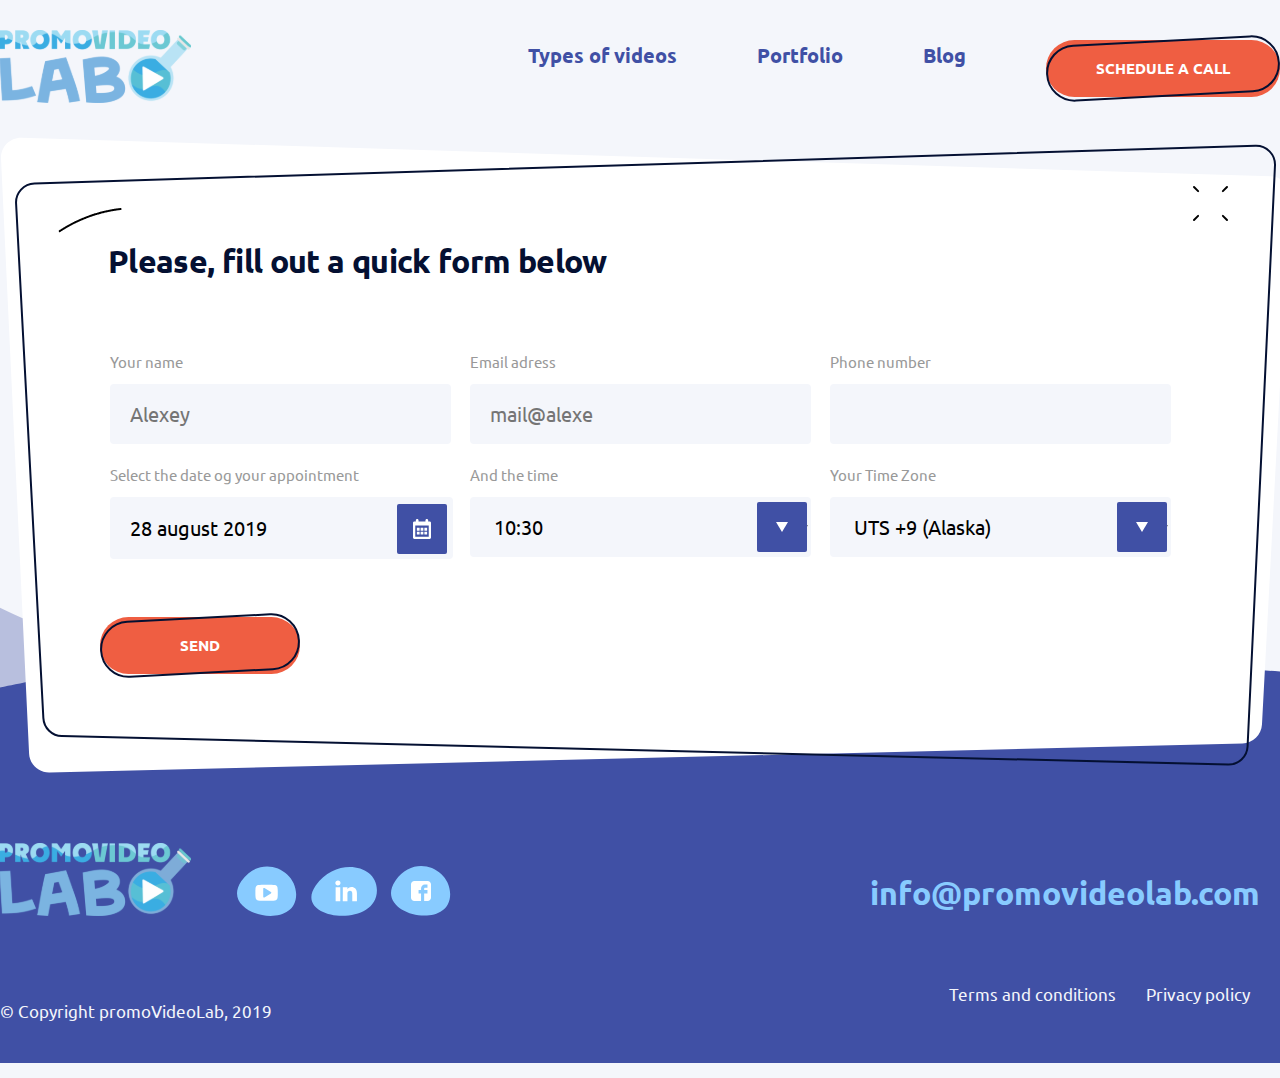
<file: schedule.html>
<!DOCTYPE html>
<html lang="ru">
<head>
	<meta charset="UTF-8">
	<title>Schedule a Call</title>
	
	<link href="https://fonts.googleapis.com/css2?family=Ubuntu" rel="stylesheet">
	<link href="https://fonts.googleapis.com/css2?family=Ubuntu:wght@700" rel="stylesheet">
	<link href="https://fonts.googleapis.com/css2?family=Roboto" rel="stylesheet">
	
	<link rel="stylesheet" href="./css/normalize.css">
	<link rel="stylesheet" href="./css/maket.css">
	<link rel="stylesheet" href="./css/schedule.css">
	
</head>
<body>
	<header>
		<div class="wrapper">
			<a href="https://krutnik.github.io/promoVideoLab.github.io/index.html">
				<img class="logo" src="./images/header/logo.svg" alt="PromoVideoLab">
			</a>
			<nav>
				<ul class="main_menu">
					<li>
						<a href="https://krutnik.github.io/promoVideoLab.github.io/videos.html">Types of videos</a>
					</li>
					<li>
						<a href="https://krutnik.github.io/promoVideoLab.github.io/portfolio.html">Portfolio</a>
					</li>
					<li>
						<a href="https://krutnik.github.io/promoVideoLab.github.io/blog.html">Blog</a>
					</li>
					<li>
						<a class="btn" href="https://krutnik.github.io/promoVideoLab.github.io/schedule.html#">schedule a
							call</a>
					</li>
				</ul>
			</nav>
		</div>
	</header>
	

<section>
	<div class="wrapper">
		<div class="forma">
			<h1 class="title">Please, fill out a quick form below</h1>
			<div class=form>
				<div class="form_item">
					<div class="form_flex">
						<div class="personal">
							<legend>Your name</legend>
							<input type="name" placeholder="Alexey">
						</div>
						<div class="personal">
							<legend>Email adress</legend>
							<input type="email" placeholder="mail@alexe">
						</div>
						<div class="personal">
							<legend>Phone number</legend>
							<input type="tel">
						</div>
					</div>
					<div class="form_flex">
						<div class="date">
							<form>
								<legend>Select the date og your appointment</legend>
								<input type="text" value="28 august 2019">
								<img src="./images/schedule/date.svg" alt="date">
							</form>
						</div>
						<div class="date">
							<legend>And the time</legend>
							<select name="time" id="time" size="1">
								<option value="10:00">10:00</option>
								<option value="10:30" selected>10:30</option>
								<option value="11:00">11:00</option>
							</select>
							<img src="./images/schedule/arrow.svg" alt="date">
						</div>
						<div class="date">
							<legend>Your Time Zone</legend>
							<select name="zone" id="zone" size="1">
								<option value="UTS +9 (Alaska)" selected>UTS +9 (Alaska)</option>
								<option value="UTS +6 (Canada)">UTS +6 (Canada)</option>
								<option value="UTS +3 (Moscow)">UTS +3 (Moscow)</option>
							</select>
							<img src="./images/schedule/arrow.svg" alt="date">
						</div>
					</div>
				</div>
			</div>
			<a class="btn" href="#">send</a>
		</div>
	</div>
</section>
	
	
	<footer>
		<div class="footer_bottom">
			<div class="wrapper">
				<div class="footer_partners">
					<div class="footer_me">
						<div class="footer_cosial">
							<a href="#">
								<img class="logo" src="./images/footer/logo.svg" alt="PromoVideoLab">
							</a>
							<a href="#"><img src="./images/footer/youtube.svg" alt="youtube"></a>
							<a href="#"><img src="./images/footer/instagram.svg" alt="instagram"></a>
							<a href="#"><img src="./images/footer/facebook.svg" alt="facebook"></a>
						</div>
						<div class="footer_email">	
							<p>info@promovideolab.com</p>
						</div>
					</div>
					<div class="footer_me">
						<div class="footer_corp">
							<p>© Copyright promoVideoLab, 2019</p>
						</div>
						<div class="footer_private">
							<a href="#">Terms and conditions</a>
							<a href="#">Privacy policy</a>
						</div>
					</div>
				</div>	
			</div>
		</div>
	</footer>
	
</body>
</html>
</file>
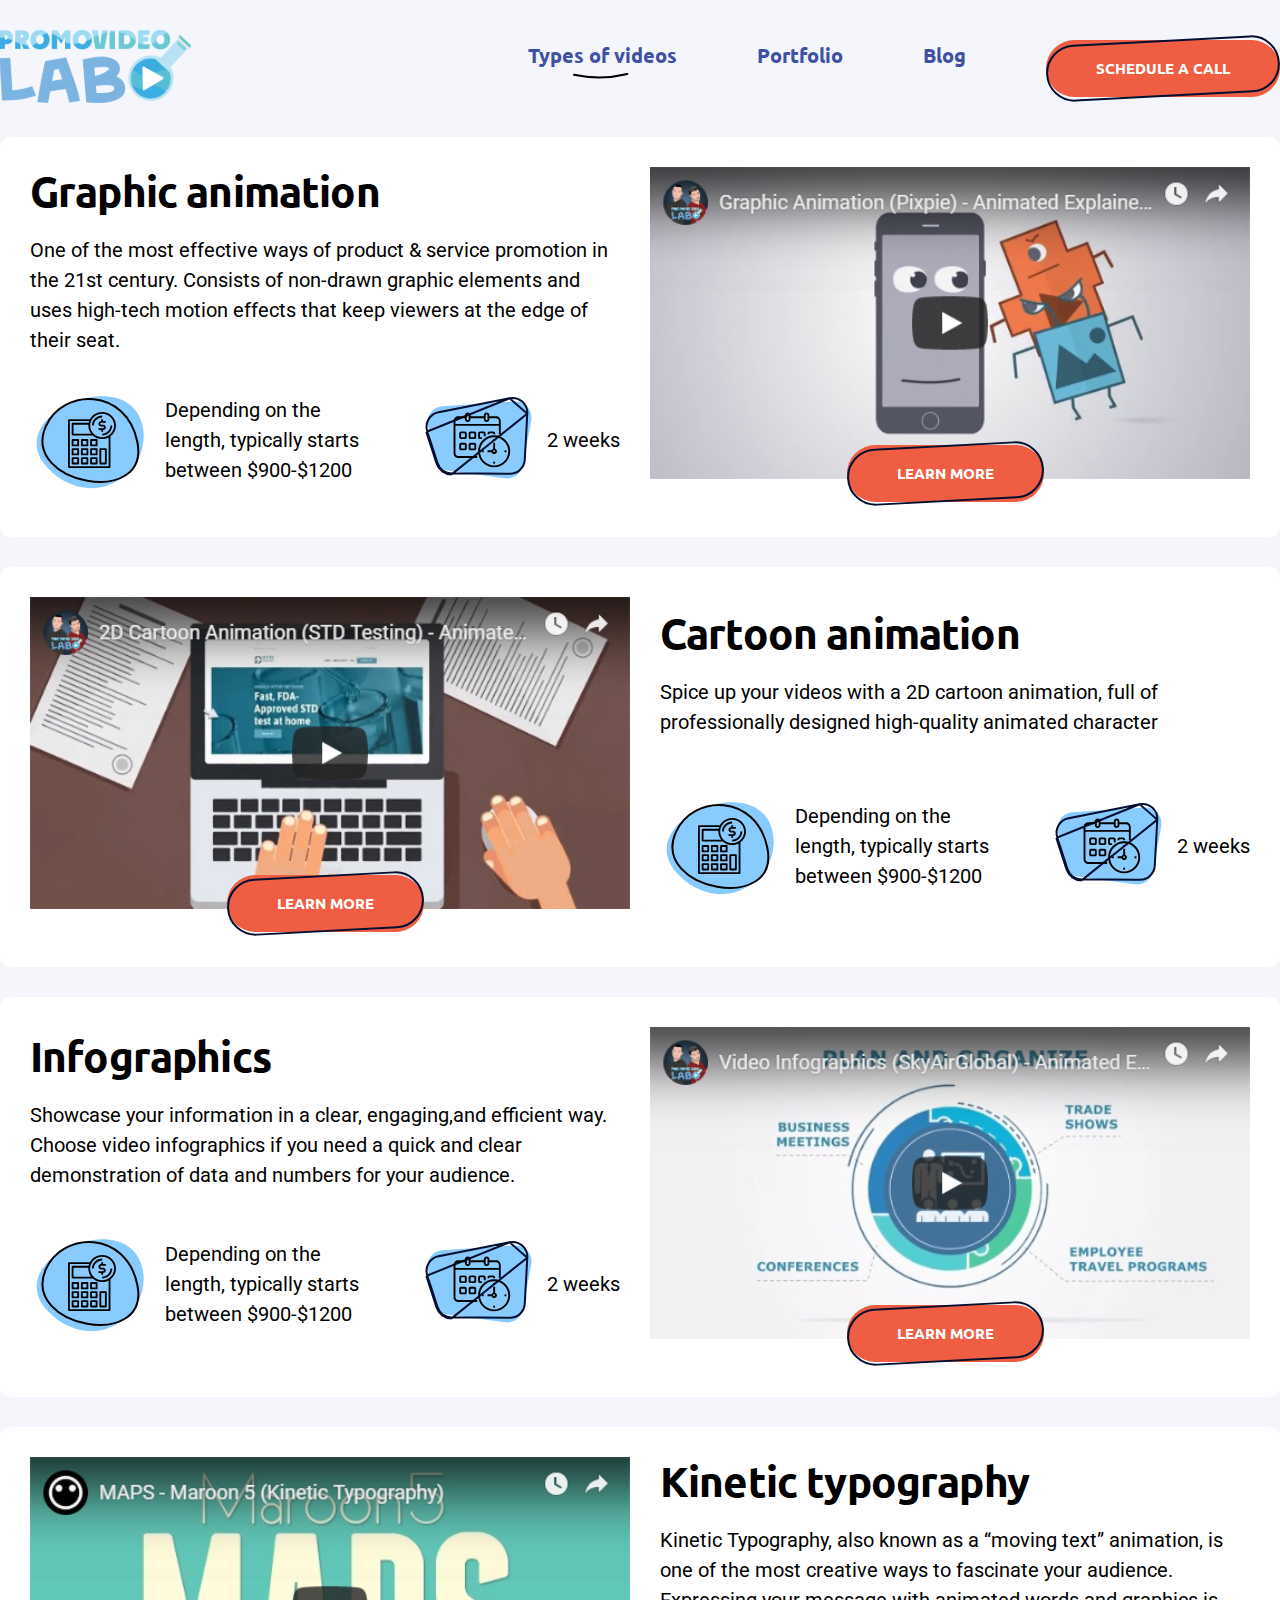
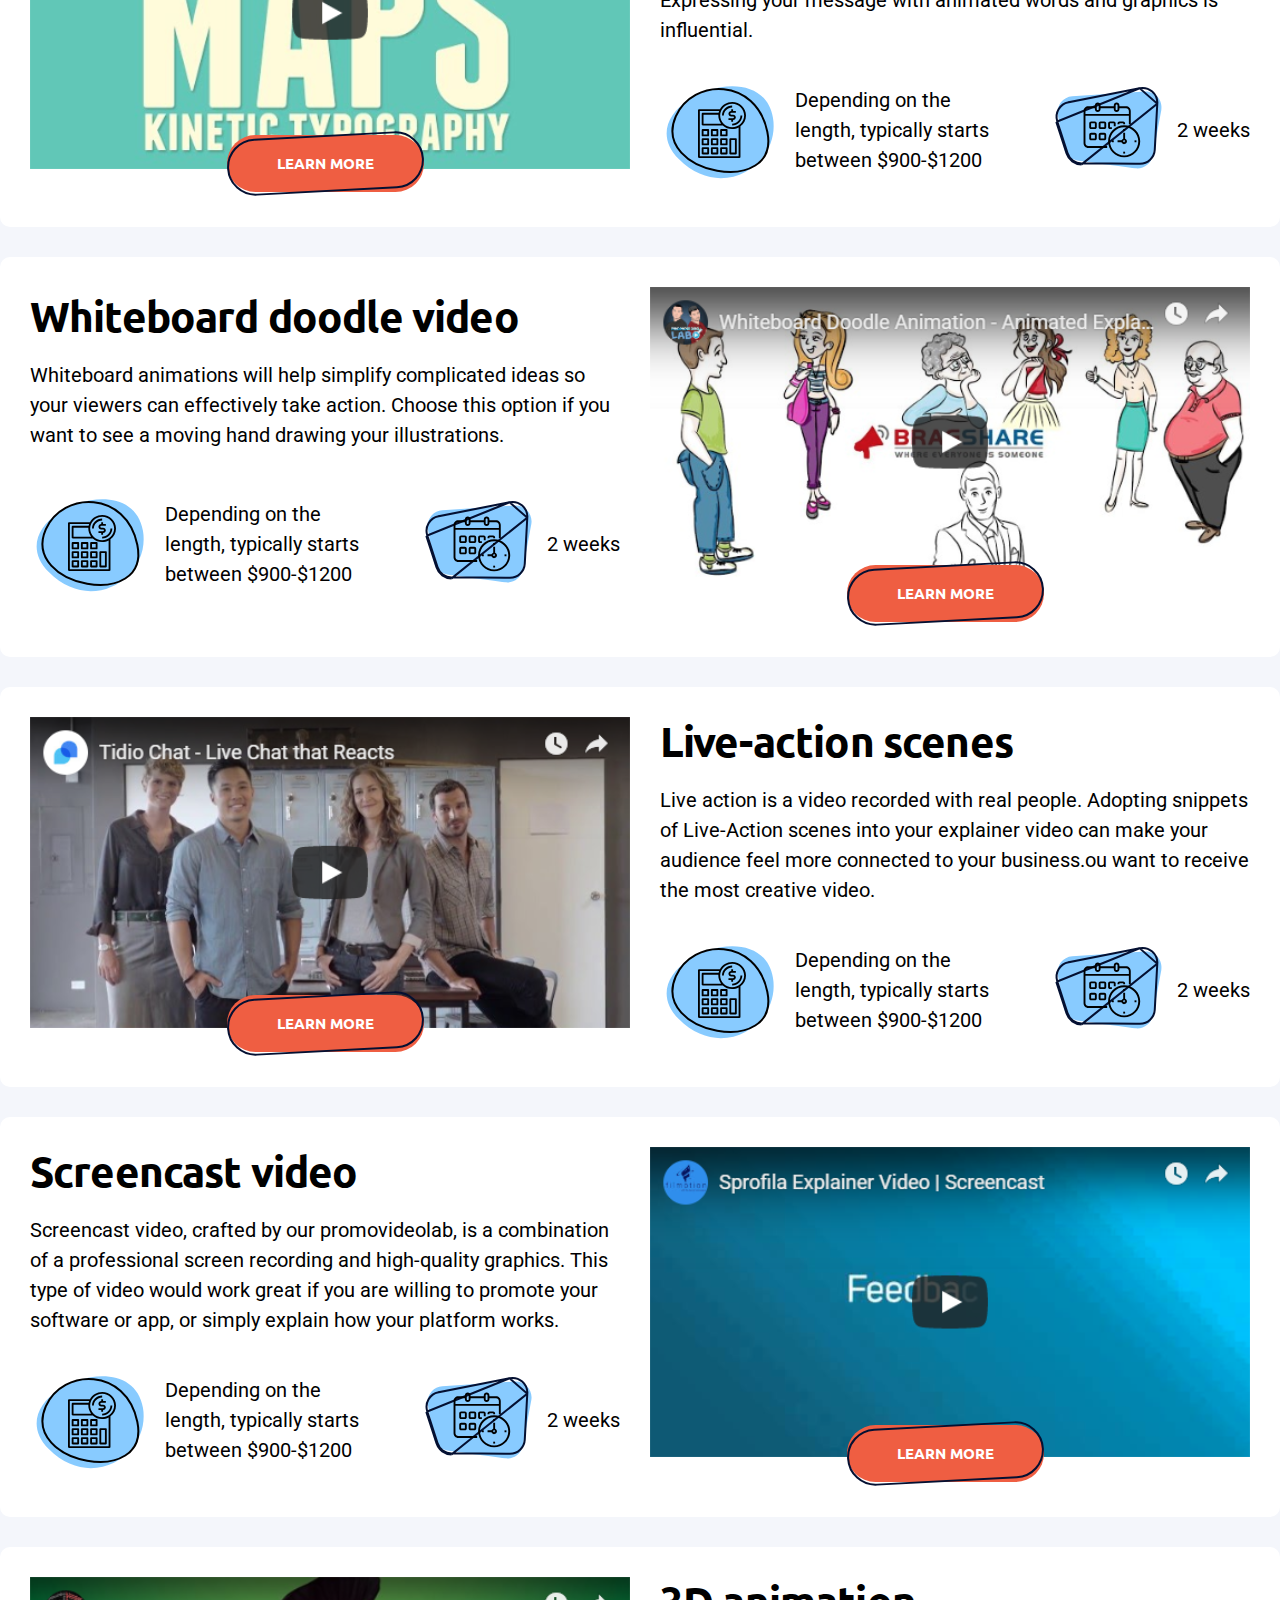
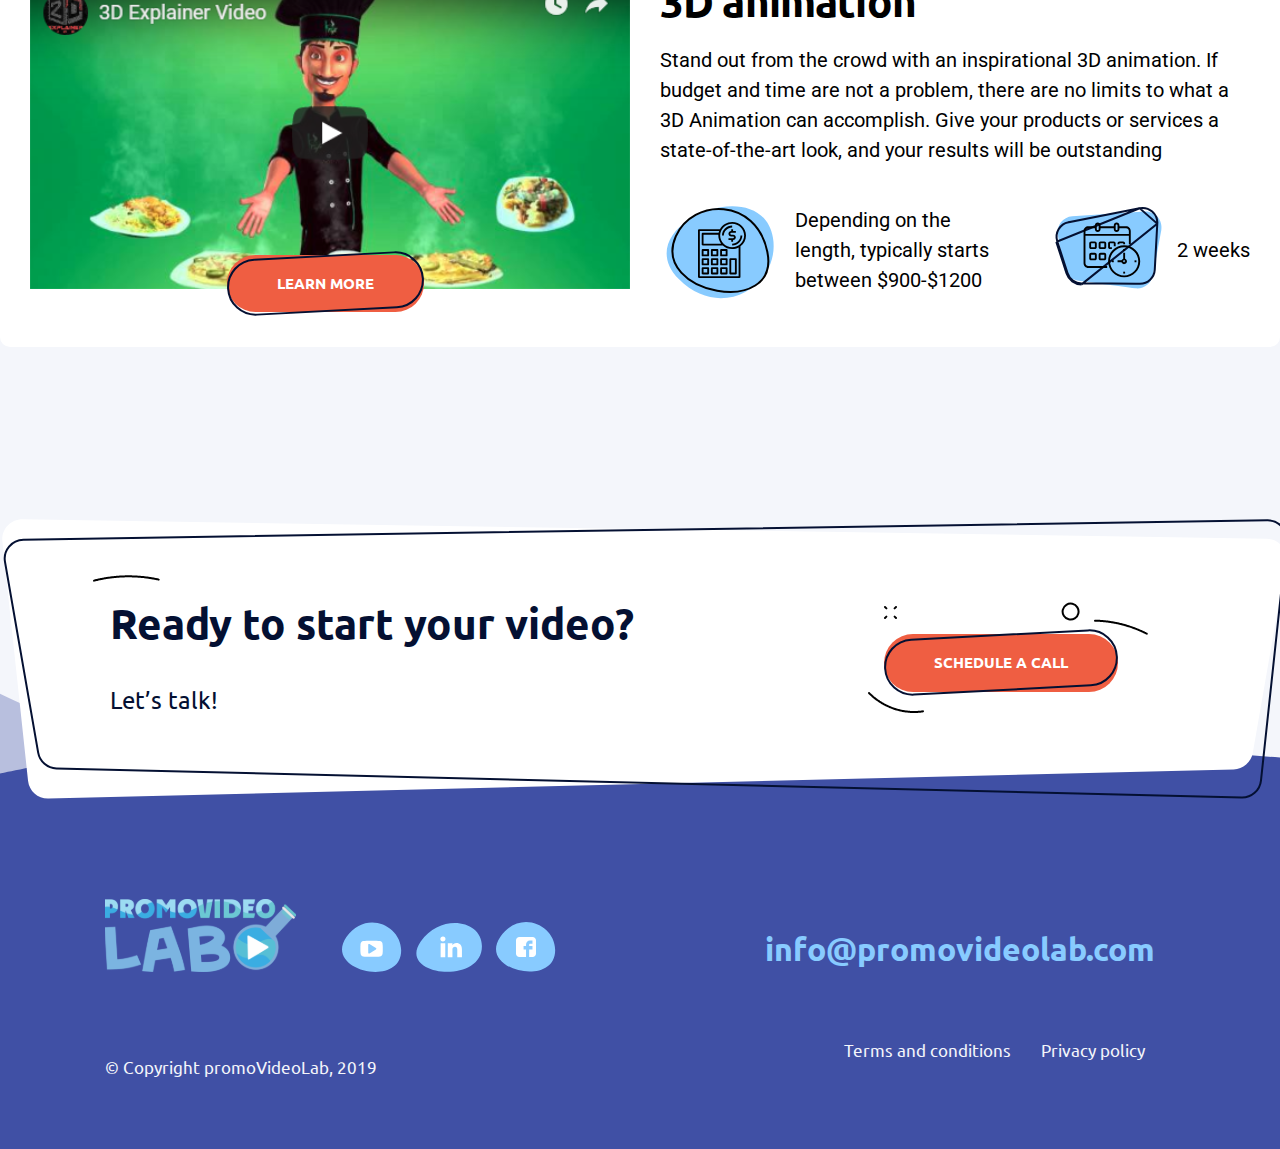
<file: videos.html>
<!DOCTYPE html>
<html lang="ru">

<head>
    <meta charset="UTF-8">
    <title>Home | PromoVideoLab</title>

    <link href="https://fonts.googleapis.com/css2?family=Ubuntu" rel="stylesheet">
    <link href="https://fonts.googleapis.com/css2?family=Ubuntu:wght@700" rel="stylesheet">
    <link href="https://fonts.googleapis.com/css2?family=Roboto" rel="stylesheet">

    <link rel="stylesheet" href="./css/normalize.css">
    <link rel="stylesheet" href="./css/maket.css">
    <link rel="stylesheet" href="./css/videos.css">

</head>

<body>
    <header>
        <div class="wrapper">
            <a href="https://krutnik.github.io/promoVideoLab.github.io/index.html">
                <img class="logo" src="./images/header/logo.svg" alt="PromoVideoLab">
            </a>
            <nav>
                <ul class="main_menu">
                    <li>
                        <a class="vector" href="https://krutnik.github.io/promoVideoLab.github.io/videos.html">Types of videos</a>
                    </li>
                    <li>
                        <a href="https://krutnik.github.io/promoVideoLab.github.io/portfolio.html">Portfolio</a>
                    </li>
                    <li>
                        <a href="https://krutnik.github.io/promoVideoLab.github.io/blog.html">Blog</a>
                    </li>
                    <li>
                        <a class="btn" href="https://krutnik.github.io/promoVideoLab.github.io/schedule.html#">schedule
                            a call</a>
                    </li>
                </ul>
            </nav>
        </div>
    </header>

    <section>
        <div class="wrapper">
            <div class="video-types">
                <div class="types">
                    <div class="types-item">
                        <div class="item-title">
                            <h2>Graphic animation</h2>
                            <p>One of the most effective ways of product & service promotion in the 21st century. Consists of non-drawn
                                graphic
                                elements and uses high-tech motion effects that keep viewers at the edge of their seat.</p>
                        </div>
                        <div class="item-descr">
                            <div>
                                <img src="./images/video/calc.svg" alt="calc">
                                <p>Depending on the length, typically starts between $900-$1200</p>
                            </div>
                            <div>
                                <img src="./images/video/calnd.svg" alt="calnd">
                                <p>2 weeks</p>
                            </div>
                        </div>
                    </div>
                    <div class="types-video">
                        <img src="./images/video/image-1.svg" alt="">
                        <a class="btn" href="#">Learn more</a>
                    </div>
                </div>
                <div class="types">
                    <div class="types-video-two">
                        <img src="./images/video/image-2.svg" alt="">
                        <a class="btn" href="#">Learn more</a>
                    </div>
                    <div class="types-item-two">
                        <div class="item-title">
                            <h2>Cartoon animation</h2>
                            <p>Spice up your videos with a 2D cartoon animation, full of professionally designed high-quality animated character</p>
                        </div>
                        <div class="item-descr">
                            <div>
                                <img src="./images/video/calc.svg" alt="calc">
                                <p>Depending on the length, typically starts between $900-$1200</p>
                            </div>
                            <div>
                                <img src="./images/video/calnd.svg" alt="calnd">
                                <p>2 weeks</p>
                            </div>
                        </div>
                    </div>
                    
                </div>
                <div class="types">
                    <div class="types-item">
                        <div class="item-title">
                            <h2>Infographics</h2>
                            <p>Showcase your information in a clear, engaging,and efficient way. Choose video infographics if you need a quick and
                            clear demonstration of data and numbers for your audience.</p>
                        </div>
                        <div class="item-descr">
                            <div>
                                <img src="./images/video/calc.svg" alt="calc">
                                <p>Depending on the length, typically starts between $900-$1200</p>
                            </div>
                            <div>
                                <img src="./images/video/calnd.svg" alt="calnd">
                                <p>2 weeks</p>
                            </div>
                        </div>
                    </div>
                    <div class="types-video">
                        <img src="./images/video/image-3.svg" alt="">
                        <a class="btn" href="#">Learn more</a>
                    </div>
                </div>
                <div class="types">
                    <div class="types-video-two">
                        <img src="./images/video/image-4.svg" alt="">
                        <a class="btn" href="#">Learn more</a>
                    </div>
                    <div class="types-item-two">
                        <div class="item-title">
                            <h2>Kinetic typography</h2>
                            <p>Kinetic Typography, also known as a “moving text” animation, is one of the most creative ways to fascinate your
                            audience. Expressing your message with animated words and graphics is influential.</p>
                        </div>
                        <div class="item-descr">
                            <div>
                                <img src="./images/video/calc.svg" alt="calc">
                                <p>Depending on the length, typically starts between $900-$1200</p>
                            </div>
                            <div>
                                <img src="./images/video/calnd.svg" alt="calnd">
                                <p>2 weeks</p>
                            </div>
                        </div>
                    </div>
                    
                </div>
                <div class="types">
                    <div class="types-item">
                        <div class="item-title">
                            <h2>Whiteboard doodle video</h2>
                            <p>Whiteboard animations will help simplify complicated ideas so your viewers can effectively take action. Choose this
                            option if you want to see a moving hand drawing your illustrations.</p>
                        </div>
                        <div class="item-descr">
                            <div>
                                <img src="./images/video/calc.svg" alt="calc">
                                <p>Depending on the length, typically starts between $900-$1200</p>
                            </div>
                            <div>
                                <img src="./images/video/calnd.svg" alt="calnd">
                                <p>2 weeks</p>
                            </div>
                        </div>
                    </div>
                    <div class="types-video">
                        <img src="./images/video/image-5.svg" alt="">
                        <a class="btn" href="#">Learn more</a>
                    </div>
                </div>
                <div class="types">
                    <div class="types-video-two">
                        <img src="./images/video/image-6.svg" alt="">
                        <a class="btn" href="#">Learn more</a>
                    </div>
                    <div class="types-item-two">
                        <div class="item-title">
                            <h2>Live-action scenes</h2>
                            <p>Live action is a video recorded with real people. Adopting snippets of Live-Action scenes into your explainer video can
                            make your audience feel more connected to your business.ou want to receive the most creative video.</p>
                        </div>
                        <div class="item-descr">
                            <div>
                                <img src="./images/video/calc.svg" alt="calc">
                                <p>Depending on the length, typically starts between $900-$1200</p>
                            </div>
                            <div>
                                <img src="./images/video/calnd.svg" alt="calnd">
                                <p>2 weeks</p>
                            </div>
                        </div>
                    </div>
                    
                </div>
                <div class="types">
                    <div class="types-item">
                        <div class="item-title">
                            <h2>Screencast video</h2>
                            <p>Screencast video, crafted by our promovideolab, is a combination of a professional screen recording and high-quality
                            graphics. This type of video would work great if you are willing to promote your software or app, or simply explain how
                            your platform works.</p>
                        </div>
                        <div class="item-descr">
                            <div>
                                <img src="./images/video/calc.svg" alt="calc">
                                <p>Depending on the length, typically starts between $900-$1200</p>
                            </div>
                            <div>
                                <img src="./images/video/calnd.svg" alt="calnd">
                                <p>2 weeks</p>
                            </div>
                        </div>
                    </div>
                    <div class="types-video">
                        <img src="./images/video/image-7.svg" alt="">
                        <a class="btn" href="#">Learn more</a>
                    </div>
                </div>
                <div class="types">
                    <div class="types-video-two">
                        <img src="./images/video/image-8.svg" alt="">
                        <a class="btn" href="#">Learn more</a>
                    </div>
                    <div class="types-item-two">
                        <div class="item-title">
                            <h2>3D animation</h2>
                            <p>Stand out from the crowd with an inspirational 3D animation. If budget and time are not a problem, there are no limits
                            to what a 3D Animation can accomplish. Give your products or services a state-of-the-art look, and your results will be
                            outstanding</p>
                        </div>
                        <div class="item-descr">
                            <div>
                                <img src="./images/video/calc.svg" alt="calc">
                                <p>Depending on the length, typically starts between $900-$1200</p>
                            </div>
                            <div>
                                <img src="./images/video/calnd.svg" alt="calnd">
                                <p>2 weeks</p>
                            </div>
                        </div>
                    </div>
                    
                </div>
            </div>
        </div>
    </section>



    <footer>
        <div class="footer_top">
            <div class="wrapper-2">
                <div class="footer_form">
                    <div class="footer_item">
                        <div class="footer_ready">
                            <h2>Ready to start your video?</h2>
                            <p>Let’s talk!</p>
                        </div>
                        <div class="footer_btn">
                            <a class="btn" href="https://krutnik.github.io/promoVideoLab.github.io/schedule.html#">schedule
                                a call </a>
                        </div>
                    </div>
                </div>
            </div>
        </div>
        <div class="footer_bottom">
            <div class="wrapper-3">
                <div class="footer_partners">
                    <div class="footer_me">
                        <div class="footer_cosial">
                            <a href="#">
                                <img class="logo" src="./images/footer/logo.svg" alt="PromoVideoLab">
                            </a>
                            <a href="#"><img src="./images/footer/youtube.svg" alt="youtube"></a>
                            <a href="#"><img src="./images/footer/instagram.svg" alt="instagram"></a>
                            <a href="#"><img src="./images/footer/facebook.svg" alt="facebook"></a>
                        </div>
                        <div class="footer_email">
                            <p>info@promovideolab.com</p>
                        </div>
                    </div>
                    <div class="footer_me">
                        <div class="footer_corp">
                            <p>© Copyright promoVideoLab, 2019</p>
                        </div>
                        <div class="footer_private">
                            <a href="#">Terms and conditions</a>
                            <a href="#">Privacy policy</a>
                        </div>
                    </div>
                </div>
            </div>
        </div>
    </footer>
</body>

</html>
</file>
<file: css/maket.css>
html {
	background-color: #f4f6fb;
}

section .title {
	font-family: "Ubuntu", "Verdana", sans-serif;
	font-size: 42px;
	font-weight: bold;
	letter-spacing: -0.02em;

	color: #041032;
}

a {
	text-decoration: none;
}

.wrapper {
	display: flex;
	flex-direction: row;
	max-width: 1280px;
	margin: auto;
}

.wrapper-2 {
	display: flex;
	flex-direction: row;
	max-width: 1290px;
	margin: auto;
}

.wrapper-3 {
	display: flex;
	flex-direction: row;
	justify-content: space-between;
	max-width: 1070px;
	margin: auto;
}

.btn {
	display: inline-block;
	position: relative;
	margin-right: 0;
	padding: 20px 50px;
	
	font-family: "Ubuntu", "Verdana", sans-serif;
	font-size: 15px !important;
	font-weight: bold;
	text-transform: uppercase;
	text-decoration: none;
	
	border-radius: 30px;
	
	color: #ffffff !important;
	background-color: #ef5e42;
}


.btn_circle {
	display: inline-block;
	position: relative;
	width: 60px;
	height: 60px;
	
	border-radius: 50%;
	
	background-image: url("../images/promo/btn_play.svg");
	background-position: 55% center;
	background-repeat: no-repeat;
}


.btn:hover {
	background-color: #ef8042;
}

.btn:active {
	background-color: #b54029;
}

.btn::before {
	top: 0;
	left: 0;
	
	width: 100%;
	height: 100%;
	
	border-radius: 30px;
	transform: rotate(-3deg);
}

.btn:hover::before {
	transform: rotate(3deg);
}

.btn:active::before {
	transform: rotate(0deg);
}

.btn::before,
.btn_circle::before {
	box-sizing: border-box;
	position: absolute;
	
	display: inline-block;
	content: "";
	
	border: 2px solid #041032;
	
	transition: all 0.25s;
}

.btn_circle::before {
	top: 5px;
	left: -7px;
	
	width: 73px;
	height: 56px;
	
	border-radius: 50%;
	transform: rotate(11deg);
}

.btn_circle:hover::before {
	transform: rotate(191deg);
}

.btn_circle:active::before {
	width: 100%;
	height: 100%;
	
	top: 0;
	left: 0;
	
	transform: rotate(0deg);
}

.btn_plus {
	background-image: url("../images/portfolio/btn_plus.svg");
}

.btn_arrow_prewier {
	background-image: url("../images/reviews/arrow_prewier.svg");
}

.btn_arrow_next {
	background-image: url("../images/reviews/arrow_next.svg");
}


/*** Начало header ***/
header .wrapper {
	display: flex;
	flex-direction: row;
	justify-content: space-between;
	align-items: center;
	padding: 30px 0;
}

.main_menu {
	display: flex;
	flex-direction: row;
	justify-content: space-around;
	
	padding: 0;
	margin: 0;
	
	list-style-type: none;
}

.main_menu a:not(.btn) {
	margin-right: 80px;
	text-decoration: none;
	
	font-family: "Ubuntu", "Verdana", sans-serif;
	font-size: 20px;
	font-weight: bold;
	line-height: 150%;
	
	color: #4050a5;
	
	transition: all 0.25s;
}

.main_menu a:hover:not(.btn) {
	color: #ef5e42;
}

.vector {
	position: relative;
}

.vector::before {
	position: absolute;
	content: "";
	width: 100%;
	height: 100%;
	top: 30px;
	left: 0;
	background-image: url("../images/header/vector-2.svg");
	background-repeat: no-repeat;
}
/*** Конец header ***/


/*** Начало Promo ***/
.promo {
	position: relative;
	z-index: 2;
	min-height: 625px;
	background-image: url("../images/promo/fon_promo.svg"),
					  url("../images/promo/vector_promo.svg");
	background-repeat: no-repeat,
					   no-repeat;
	background-position: 82% 0,
						 0 87%;
}

.promo_content {
	display: flex;
	flex-direction: column;
}

.promo_content .title {
	max-width: 390px;
	margin-bottom: 0;
}

.promo_content .accent {
	color: #ef5e42;
}

.promo_content p {
	margin: 32px 0;
	font-family: "Roboto", "Tahoma", sans-serif;
	line-height: 150%;
	font-size: 20px;
	color: #041032;
}

.promo_content .buttons {
	display: flex;
	align-items: center;
}

.promo_content .btn_play {
	display: flex;
	align-items: center;
	height: 70px;
	position: relative;
	margin-left: 22px;
	
	font-family: "Ubuntu", "Verdana", sans-serif;
	font-size: 15px;
	font-weight: bold;
	line-height: 150%;
	text-transform: uppercase;
	text-decoration: none;
	color: #041032;
}

.promo_content .btn_circle__cyan {
	background-color: #88caff;
}

.promo_content .btn_circle__cyan:hover {
	background-color: #5aaaea;
}

.promo_content .btn_circle__cyan:active {
	background-color: #448ac1;
}

.promo_content .btn_text {
	margin-left: 10px;
	transition: all 0.25s;
}

.promo_content .btn_text:hover {
	color: #ef5e42;
}
/*** Конец Promo ***/


/*** Начало Companies ***/
.companies {
	position: relative;
	z-index: 1;
	background-color: #ffffff;
	padding-top: 65px;
	padding-bottom: 85px;
	margin-top: -65px;
}

.companies .wrapper {
	flex-direction: column;
}

.companies .title {
	text-align: center;
	margin-bottom: 60px;
}

.companies_list {
	display: flex;
	justify-content: space-between;
}
/*** Конец Companies ***/


/*** Начало Steps ***/
.steps_list {
	display: flex;
	flex-wrap: wrap;
	
	justify-content: space-between;
	
	padding: 60px 55px;
	width: 1200px;
	height: 730px;
}

.steps_list .list_item {
	display: flex;
	width: 300px;
	height: 340px;
	flex-direction: column;
	align-items: center;
	margin-right: 75px;
}

.steps_list .list_item:nth-child(3n) {
	margin-right: 0;
}

.steps_list .steps_header {
	margin-top: 0;
	line-height: 150%;
	letter-spacing: 0;
	width: 430px;
	text-align: center;
}

.steps_list .steps_title {
	font-size: 24px;
	letter-spacing: 0;
}

.steps_list img {
	height: 135px;
}

.steps_list h3 {
	margin-bottom: 0;
}

.steps_list p {
	font-family: "Ubuntu", "Verdana", sans-serif;
	font-weight: normal;
	font-size: 17px;
	line-height: 150%;
	color: #041032;
}

.steps_list .btn::after {
	position: absolute;
	top: -30px;
	left: -20px;
	
	width: 280px;
	height: 110px;
	
	content: "";
	
	background-image: url("../images/steps/btn_vector.svg");
	background-repeat: no-repeat;
}

.list_item p {
	text-align: center;
}
/*** Конец Steps ***/


/*** Начало Portfolio ***/
.portfolio {
	width: 100%;
	height: 1055px;
	
	background-image: url("../images/portfolio/fon.svg");
	background-repeat: no-repeat;
	background-position: 0 100%;
	padding-bottom: 120px;
}

.portfolio .wrapper {
	flex-direction: column;
}

.portfolio_menu {
	margin-top: 200px;
}

.portfolio .title {
	color: #ffffff;
	text-align: center;
}

.portfolio_list {
	display: flex;
  flex-direction: row;
  justify-content: space-between;
  flex-wrap: wrap;
}

.portfolio_item {
	box-sizing: content-box;
  display: flex;
  flex-direction: column-reverse;
  width: 411px;
  height: 357px;
  margin-bottom: 30px;
  background-color: #fff;
}

.portfolio_cont {
	display: flex;
	height: 95px;
}

.portfolio_cont a {
	display: block;
	margin-left: 25px;
	margin-bottom: 40px;
	border: 50%;
}

.portfolio_cont a::after {
	position: absolute;
	
	top: -15px;
	left: -15px;
	
	width: 90px;
	height: 90px;
	
	content: "";
	
	background-image: url("../images/portfolio/circle.svg");
	opacity: 0.33;
}

.portfolio_cont div {
	margin-left: 20px;
	margin-top: -15px;
}

.portfolio_cont h3 {
	margin-bottom: 8px;
	
	font-family: "Ubuntu", "Verdana", sans-serif;
	font-weight: bold;
	font-size: 20px;
	line-height: 23px;
	color: #4050A5;
}

.portfolio_cont p {
	margin-top: 0;
	font-family: "Ubuntu", "Verdana", sans-serif;
	font-size: 20px;
	line-height: 150%;
	color: #041032;
}

.portfolio_list .portfolio_item_first {
	background-color: #fff;
	background-image: url("../images/portfolio/wave.svg"),
					  url("../images/portfolio/video_1.svg");
	background-repeat: no-repeat,
					   no-repeat;
	background-position: 0 64%,
						 100% 0;
	border-radius: 11px;
}

.portfolio_list .portfolio_item_second {
	background-color: #fff;
	background-image: url("../images/portfolio/wave.svg"),
					  url("../images/portfolio/video_2.svg");
	background-repeat: no-repeat,
					   no-repeat;
	background-position: 0 64%,
						 100% 0;
	border-radius: 11px;
}

.portfolio_list .portfolio_item_third {
	background-color: #fff;
	background-image: url("../images/portfolio/wave.svg"),
					  url("../images/portfolio/video_3.svg");
	background-repeat: no-repeat,
					   no-repeat;
	background-position: 0 64%,
						 100% 0;
	border-radius: 11px;
}

.portfolio_list .portfolio_item_four {
	background-color: #fff;
	background-image: url("../images/portfolio/wave.svg"),
					  url("../images/portfolio/video_1.svg");
	background-repeat: no-repeat,
					   no-repeat;
	background-position: 0 64%,
						 100% 0;
	border-radius: 11px;
}

.portfolio_list .portfolio_item_five {
	background-color: #fff;
	background-image: url("../images/portfolio/wave.svg"),
					  url("../images/portfolio/video_2.svg");
	background-repeat: no-repeat,
					   no-repeat;
	background-position: 0 64%,
					  	 100% 0;
	border-radius: 11px;
}

.portfolio_more {
	position: relative;
	width: 411px;
	height: 357px;
	
	text-align: center;
	
	background-color: #fff;
	border-radius: 11px;
}

.portfolio_more::before {
	position: absolute;
	content: "";
	top: 0;
	left: 0;
	
	width: 99%;
	height: 99%;
	
	border-radius: 11px;
	border: 2px solid #041032;
	transform: rotate(1deg);
} 

.portfolio_more a {
	margin-top: 100px;
}

.portfolio_more h3 {
	margin-top: 25px;
	
	font-family: "Ubuntu", "Verdana", sans-serif;
	font-weight: bold;
	font-size: 24px;
	line-height: 28px;
	text-align: center;
	color: #041032;
}

.portfolio_more h3::before {
	position: absolute;
	content: "";
	
	width: 202px;
	height: 70px;
	
	top: 167px;
	left: 100px;
	
	background-image: url("../images/portfolio/btn_vector.svg");
	background-repeat: no-repeat;
	background-position: 0 100%;
}

.portfolio_list .btn_circle__orange {
	background-color: #ef5e42;
}

.portfolio_list .btn_circle__orange .plus {
	background-color: #ef5e42;
	background-image: url("../images/portfolio/btn_plus.svg");
}
/*** Конец Portfolio ***/


/*** Начало Advantages ***/
.advantages {
	margin-top: 110px;
	margin-bottom: 87px;
}

.advantages_list {
	display: block;
}

.wrapper .advantages_title {
	text-align: center;
	margin-bottom: 80px;
	margin-left: -80px;
}

.advantages_menu {
	display: flex;
  flex-direction: row;
  justify-content: space-around;
  flex-wrap: wrap
}

.advantages_item {
	display: flex;
	flex-direction: column;
	justify-content: space-around;
	align-items: stretch;
	
	width: 251px;
	height: 360px;
	
	margin-right: 130px;
	text-align: center;
}

.advantages_item h3 {
	font-family: "Ubuntu", "Verdana", sans-serif;
	font-weight: bold;
	font-size: 24px;
	line-height: 28px;
	text-align: center;
	color: #041032;
}

.advantages_item p {
	font-family: "Ubuntu", "Verdana", sans-serif;
	font-size: 17px;
	line-height: 150%;
	text-align: center;
	color: #041032;
}
/*** Конец Advantages ***/


/*** Начало Reviews ***/
.reviews_menu {
	display: block;
	position: relative;
	margin-bottom: 28px;
}

.reviews_menu::before {
	position: absolute;
	top: 0;
	left: 0;
	
	background-color: red;
	background-image: url("../images/reviews/vector.svg");
	background-repeat: no-repeat;
	background-position: 100% 0;
	opacity: 0.33;
}

.reviews_item {
	display: flex;
	justify-content: center;
	margin-bottom: 37px;
}

.reviews_item h2 {
	margin-right: 36px;
}

.reviews_item a {
	margin-right: 20px;
	margin-top: 30px;
}

.reviews .btn_circle__orange {
	background-color: #ef5e42;
	margin-top: 10px;
}

.reviews_play a::after {
	position: absolute;
	
	top: -15px;
	left: -15px;
	
	width: 90px;
	height: 90px;
	
	content: "";
	
	background-image: url("../images/portfolio/circle.svg");
}

.reviews_list {
 	display: flex;
 	justify-content: space-around;
}
 
.reviews_block {
	display: flex;
	flex-direction: column;
	justify-content: space-between;
 	margin-right: 30px;
 	box-sizing: border-box;
 	
 	padding: 42px 50px 36px 50px;
 	
 	max-width: 400px;
 	height: 580px;
 
 	background-color: #fff;
 	
 	text-align: center;
}

.reviews_block img {
	height: 30px;
}

.reviews_block .star {
	width: 111px;
	height: 20px;
	
	background-image: url("../images/reviews/star.svg");
	background-repeat: repeat-x;
}

.reviews_block p {
	font-family: "Ubuntu", "Verdana", sans-serif;
	font-size: 17px;
	line-height: 150%;
	text-align: center;
	color: #041032;
}

.reviews_block h6 {
	font-family: "Ubuntu", "Verdana", sans-serif;
	font-size: 15px;
	line-height: 150%;
	text-align: center;
	color: #999999;
}

.star {
	margin: auto;
	margin-top: 25px;
	margin-bottom: 15px;
}
 
.reviews_play {
	display: flex;
	justify-content: center;
}

.reviews_play p {
	margin-right: 25px;
	margin-left: 25px;
	align-items: center;
	
	font-family: "Ubuntu", "Verdana", sans-serif;
	font-size: 24px;
	line-height: 150%;
	color: #041032;
}
/*** Конец Reviews ***/

footer {
	width: 100%;
	height: 640px;
	
	background-image: url("../images/footer/fon.svg");
	background-repeat: no-repeat;
	background-position: 0 100%;
}

/*footer_top начало*/
.footer_form {
	width: 1290px;
	height: 290px;
	box-sizing: border-box;
	
	background-image: url("../images/footer/form.svg");
	background-repeat: no-repeat;
	background-position: 0 100%;
}

.footer_item {
	display: flex;
	margin-top: 55px;
	margin-left: 110px;
}

.footer_ready {
	display: block;
}

.footer_ready h2 {
	font-family: "Ubuntu", "Verdana", sans-serif;
	font-weight: bold;
	font-size: 42px;
	line-height: 48px;
	color: #041032;
}

.footer_ready p {
	font-family: "Ubuntu", "Verdana", sans-serif;
	font-size: 24px;
	line-height: 150%;
	color: #041032;
}

.footer_bottom p {
	font-size: 24px;
	line-height: 150%;
	display: flex;
	align-items: center;
	color: #041032;
}

.footer_btn {
	margin-top: 70px;
	margin-left: 250px;
}
/*footer_top конец*/


/*footer_bottom начало*/
.footer_partners {
	width: 100%;
	margin-top: 100px;
}

.footer_me {
	display: flex;
	flex-direction: row;
	justify-content: space-between;
	margin-bottom: 40px;
}

.footer_cosial a:first-child {
	margin-right: 42px;
}

.footer_cosial a {
	margin-right: 10px;
}

.footer_cosial a:last-child {
	transform: rotate(-141.55deg);
}

.footer_email {
	padding-right: 20px;
}

.footer_email p {
	font-family: "Ubuntu", "Verdana", sans-serif;
	font-weight: bold;
	font-size: 32px;
	line-height: 37px;
	color: #88cbff;
}

.footer_corp {
	margin-right: 460px;
}

.footer_corp p {
	font-family: "Ubuntu", "Verdana", sans-serif;
	font-size: 17px;
	line-height: 20px;
	color: #F4F6FB;
}

.footer_private {
	display: flex;
	flex-direction: row;
}

.footer_private a {
	margin-right: 30px;
	
	font-family: "Ubuntu", "Verdana", sans-serif;
	font-size: 17px;
	line-height: 20px;
	color: #F4F6FB;
}
/*footer_bottom конец*/
</file>
<file: css/article.css>
html {
	background-color: #f4f6fb;
}


/*** Начало header ***/
/*** Конец header ***/


/*** Начало article ***/
/*** Начало article_brand ***/
.article_brand {
	position: relative;
	box-sizing: border-box;
	margin-top: 56px;
	margin-bottom: 57px;
	margin-right: 30px;
	padding-top: 450px;
	padding-left: 50px;
	padding-right: 50px;
	width: 960px;
	/* height: 1974px; */
	
	border-radius: 11px;
	background-image: url("../images/article/brand/fon.svg");
	background-repeat: no-repeat;
	background-position: 100% 0;
}

.article_brand h1 {
	font-family: "Ubuntu", "Verdana", sans-serif;
	font-weight: bold;
	font-size: 42px;
	line-height: 150%;
	letter-spacing: -0.02em;
	color: #041032;
}

.article_brand h2 {
	font-family: "Ubuntu", "Verdana", sans-serif;
	font-weight: bold;
	font-size: 32px;
	line-height: 150%;
	letter-spacing: -0.02em;
	color: #041032;
}

.article_brand h3 {
	font-family: "Ubuntu", "Verdana", sans-serif;
	font-weight: bold;
	font-size: 24px;
	line-height: 150%;
	letter-spacing: -0.02em;
	color: #041032;
}

.article_brand p {
	font-family: "Ubuntu", "Verdana", sans-serif;
	font-size: 17px;
	line-height: 150%;
	color: #041032;
}

.article_item {
	display: flex;
	flex-direction: row;
	justify-content: space-between;
	
	width: 623px;
	height: 98px;
}

.list_one {
	list-style-image: url("../images/article/brand/oval.svg");
	margin-right: 14px;
}

.list_two {
	list-style-type: none;
}

.list_two span {
	color: #ef5e42;
	margin-right: 15px;
}

.list_three {
	list-style-image: url("../images/article/brand/check.svg");
	margin-right: 12px;
}

.list_three .cross {
	list-style-image: url("../images/article/brand/cross.svg");
}

.article_item li {
	font-family: "Ubuntu", "Verdana", sans-serif;
	font-size: 17px;
	line-height: 150%;
	color: #000000;
}

.article_promo {
	display: flex;
	justify-content: space-around;
	text-align: center;
	margin-top: 30px;
}

.article_promo p {
	font-family: "Ubuntu", "Verdana", sans-serif;
	font-size: 15px;
	line-height: 150%;
	color: #999999;
}

.article_form {
	display: flex;
	justify-content: space-between;
}

.article_form p {
	margin-top: 59px;
	font-family: "Ubuntu", "Verdana", sans-serif;
	font-size: 15px;
	line-height: 150%;
	color: #999999;
}

.article_form a {
	margin-top: 56px;
	font-family: "Roboto", "Verdana", sans-serif;
	font-size: 17px;
	line-height: 150%;
	text-align: right;
	color: #4050A5;
}
/*** Конец article_brand ***/


/*** Начало article_post ***/
.article_post {
	display: flex;
	flex-direction: column;
	box-sizing: border-box;
	margin-top: 30px;
	
	width: 300px;
	height: 1323px;
	
	border-radius: 10px;
}

.article_post .title {
	margin-top: 10px;
	
	font-weight: bold;
	font-size: 32px;
	line-height: 150%;
}

.article_post div {
	width: 300px;
	height: 235px;
}

.article_post h3 {
	margin-top: 10px;
	margin-right: 12px;
	margin-left: 12px;
	
	
	max-width: 250px;
	height: 62px;
	
	font-family: "Ubuntu", "Verdana", sans-serif;
	font-weight: bold;
	font-size: 17px;
	line-height: 150%;
	color: #4050A5;
}

.post_image {
	margin-bottom: 34px;
	background-color: #fff;
	border-radius: 0px 0px 10px 10px;
}

.post_image:hover {
	border-radius: 11px;
	cursor: pointer;

}

.post_image:hover h3 {
	color: #ef5e42;
}
/*** Конец article_post ***/
/*** Конец article ***/


/*** Начало footer ***/
/*** Конец footer ***/
</file>
<file: css/blog.css>
html {
	background-color: #F4F6FB;
}

.btn_number {
	background-color: #4050a5;
	background-image: none;
	margin-right: 20px;
}

/*** Начало header ***/
/*** Конец header ***/


/*** Начало blog ***/
.blog_item {
	display: block;
	margin-top: 35px;
	margin-bottom: 54px;
}

.blog_news {
	position: relative;
	display: inline-block;
	box-sizing: border-box;
	margin-left: 30px;
	margin-bottom: 30px;
	
	padding: 38px;
	
	min-width: 410px;
	height: 555px;
	
	background-color: #ffffff;
	background-image: url("../images/blog/blog_1.svg");
	background-repeat: no-repeat;
	background-position: 100% 0;
	
	border-radius: 11px;
}

.two {
	background-image: url("../images/blog/blog_4.svg");
	background-repeat: no-repeat;
	background-position: 100% 0;
}

.tree {
	background-image: url("../images/blog/blog_7.svg");
	background-repeat: no-repeat;
	background-position: 100% 0;
}

.four {
	background-image: url("../images/blog/blog_2.svg");
	background-repeat: no-repeat;
	background-position: 100% 0;
}

.five {
	background-image: url("../images/blog/blog_5.svg");
	background-repeat: no-repeat;
	background-position: 100% 0;
}

.six {
	background-image: url("../images/blog/blog_8.svg");
	background-repeat: no-repeat;
	background-position: 100% 0;
}

.seven {
	background-image: url("../images/blog/blog_3.svg");
	background-repeat: no-repeat;
	background-position: 100% 0;
}

.eight {
	background-image: url("../images/blog/blog_6.svg");
	background-repeat: no-repeat;
	background-position: 100% 0;
}

.nine {
	background-image: url("../images/blog/blog_9.svg");
	background-repeat: no-repeat;
	background-position: 100% 0;
}

.blog_news::before {
	position: absolute;
	content: "";
	
	width: 100%;
	height: 24px;
	
	top: 185px;
	left: 0;
	
	background-image: url("../images/blog/vector.svg");
	background-repeat: no-repeat;
	background-position: 0 100%;
}

.blog_news a {
	display: block;
	position: relative;
	width: 160px;
	height: 25px;
	
	top: 80px;
	left: 140px;
	
	font-family: "Ubuntu", "Verdana", sans-serif;
	font-size: 20px;
	line-height: 23px;
	text-align: center;
	align-items: center;
	
	color: #fff;
	background-color: #42a0dc;
	border-radius: 5px;
}

.blog_news:hover {
	/* outline: 2px solid #4050a5;
	box-shadow: 0 0 15px #4050a5; */
	cursor: pointer;

}

.blog_news:hover h2 {
		color: #ef5e42;
}

.blog_text h2 {
	margin-top: 180px;
	font-family: "Ubuntu", "Verdana", sans-serif;
	font-weight: bold;
	font-size: 20px;
	line-height: 150%;
	color: #4050A5;
}

.blog_text p {
	margin-top: 20px;
	font-family: "Ubuntu", "Verdana", sans-serif;
	font-size: 17px;
	line-height: 150%;
	color: #041032;
}

.navigation {
	display: flex;
	margin: auto;
	text-align: center;
	vertical-align: middle;
	margin-bottom: 46px;
}



.navigation p {
	padding-left: 24px;
	padding-right: 24px;
	width: 12px;
	height: 30px;
	
	font-family: "Ubuntu", "Verdana", sans-serif;
	font-size: 20px;
	font-weight: bold;
	
	color: #ffffff;
}
.navigation p:hover {
	color: #ef5e42 !important;
}

.new-color {
	color: #4050a5 !important;
}
/*** Конец blog ***/


/*** Начало footer ***/
/*** Конец footer ***/
</file>
<file: css/portfolio.css>
html {
    background-color: #f4f6fb;
}

.vector::before {
	left: 13px;
}

.wrapper {
    flex-direction: row;
    
}

.list {
	display: flex;
    flex-direction: row;
    justify-content: space-between;
    flex-wrap: wrap;
    margin-bottom: 109px;
}

.item {
    box-sizing: content-box;
    display: flex;
    flex-direction: column-reverse;
    width: 411px;
    height: 345px;
    margin-bottom: 30px;
}

.cont {
	display: flex;
    height: 95px;
	background-color: #4050a5 !important;
	border-radius:  0 0 11px 11px;
}

.cont a {
	display: block;
	margin-left: 25px;
	margin-bottom: 40px;
	border: 50%;
}

.cont a::after {
	position: absolute;
	
	top: -15px;
	left: -15px;
	
	width: 90px;
	height: 90px;
	
	content: "";
	
	background-image: url("../images/portfolio/circle.svg");
	opacity: 0.33;
}

.cont div {
	margin-left: 20px;
	margin-top: -15px;
}

.cont h3 {
	margin-bottom: 8px;
	
	font-family: "Ubuntu", "Verdana", sans-serif;
	font-weight: bold;
	font-size: 20px;
	line-height: 23px;
	color: #fff;
}

.cont p {
	margin-top: 0;
	font-family: "Ubuntu", "Verdana", sans-serif;
	font-size: 20px;
	line-height: 150%;
	color: #88caff;
}

.list .item_first {
	background-image: url("../images/portfolio/wave-2.svg"),
					  url("../images/portfolio/video_1.svg");
	background-repeat: no-repeat,
					   no-repeat;
	background-position: 0 72%,
						 100% 0;
	border-radius: 11px 11px 0 0;
}

.list .item_second {
	background-image: url("../images/portfolio/wave-2.svg"),
					  url("../images/portfolio/video_2.svg");
	background-repeat: no-repeat,
					   no-repeat;
	background-position: 0 72%,
						 100% 0;
	border-radius: 11px;
}

.list .item_third {
	background-image: url("../images/portfolio/wave-2.svg"),
					  url("../images/portfolio/video_3.svg");
	background-repeat: no-repeat,
					   no-repeat;
	background-position: 0 72%,
						 100% 0;
	border-radius: 11px;
}

.list .item_four {
	background-image: url("../images/portfolio/wave-2.svg"),
					  url("../images/portfolio/video_4.svg");
	background-repeat: no-repeat,
					   no-repeat;
	background-position: 0 72%,
						 100% 0;
	border-radius: 11px;
}

.list .item_five {
	background-image: url("../images/portfolio/wave-2.svg"),
					  url("../images/portfolio/video_5.svg");
	background-repeat: no-repeat,
					   no-repeat;
	background-position: 0 72%,
					  	 100% 0;
	border-radius: 11px;
}
.list .item_six {
	background-image: url("../images/portfolio/wave-2.svg"),
					  url("../images/portfolio/video_6.svg");
	background-repeat: no-repeat,
					   no-repeat;
	background-position: 0 72%,
					  	 100% 0;
	border-radius: 11px;
}
.list .item_seven {
	background-image: url("../images/portfolio/wave-2.svg"),
					  url("../images/portfolio/video_7.svg");
	background-repeat: no-repeat,
					   no-repeat;
	background-position: 0 72%,
					  	 100% 0;
	border-radius: 11px;
}
.list .item_eight {
	background-image: url("../images/portfolio/wave-2.svg"),
					  url("../images/portfolio/video_8.svg");
	background-repeat: no-repeat,
					   no-repeat;
	background-position: 0 72%,
					  	 100% 0;
	border-radius: 11px;
}
.list .item_nine {
	background-image: url("../images/portfolio/wave-2.svg"),
					  url("../images/portfolio/video_9.svg");
	background-repeat: no-repeat,
					   no-repeat;
	background-position: 0 72%,
					  	 100% 0;
	border-radius: 11px;
}
.list .item_ten {
	background-image: url("../images/portfolio/wave-2.svg"),
					  url("../images/portfolio/video_10.svg");
	background-repeat: no-repeat,
					   no-repeat;
	background-position: 0 72%,
					  	 100% 0;
	border-radius: 11px;
}
.list .item_eleven {
	background-image: url("../images/portfolio/wave-2.svg"),
					  url("../images/portfolio/video_11.svg");
	background-repeat: no-repeat,
					   no-repeat;
	background-position: 0 72%,
					  	 100% 0;
	border-radius: 11px;
}

.list .item_twelve {
	background-image: url("../images/portfolio/wave-2.svg"),
					  url("../images/portfolio/video_12.svg");
	background-repeat: no-repeat,
					   no-repeat;
	background-position: 0 72%,
					  	 100% 0;
	border-radius: 11px;
}

.more {
	position: relative;
	width: 411px;
	height: 357px;
	
	text-align: center;
	
	background-color: #fff;
	border-radius: 11px;
}

.more::before {
	position: absolute;
	content: "";
	top: 0;
	left: 0;
	
	width: 99%;
	height: 99%;
	
	border-radius: 11px;
	border: 2px solid #041032;
	transform: rotate(1deg);
} 

.more a {
	margin-top: 100px;
}

.more h3 {
	margin-top: 25px;
	
	font-family: "Ubuntu", "Verdana", sans-serif;
	font-weight: bold;
	font-size: 24px;
	line-height: 28px;
	text-align: center;
	color: #041032;
}

.more h3::before {
	position: absolute;
	content: "";
	
	width: 202px;
	height: 70px;
	
	top: 167px;
	left: 100px;
	
	background-image: url("../images/portfolio/btn_vector.svg");
	background-repeat: no-repeat;
	background-position: 0 100%;
}

.list .btn_circle__orange {
	background-color: #ef5e42;
}

.list .btn_circle__orange .plus {
	background-color: #ef5e42;
	background-image: url("../images/portfolio/btn_plus.svg");
}
</file>
<file: css/schedule.css>
html {
	background-color: #F4F6FB;
}
/*** Начало header ***/
/*** Конец header ***/

/*** Начало form ***/
.forma {
	margin-bottom: -250px;
	
	width: 100%;
	height: 636px;
	box-sizing: border-box;
	
	background-image: url("../images/schedule/fon.svg");
	background-repeat: no-repeat;
	background-position: 0 100%;
}

.forma .title {
	margin-top: 100px;
	margin-left: 108px;
	font-family: "Ubuntu", "Verdana", sans-serif;
	font-weight: bold;
	font-size: 32px;
	line-height: 150%;
	letter-spacing: -0.02em;
	color: #041032;
}

.form {
	padding: 44px 110px 60px 110px;
	width: 1071px;
	height: 206px;
}

.form_flex {
	display: flex;
	flex-direction: row;
	justify-content: space-between;
}

.form_flex .personal {
	margin-right: 30px;
	margin-bottom: 20px;
	width: 30%;
	height: 93px;
}

.form_flex legend {
	margin-bottom: 10px;
	height: 23px;
	font-family: "Ubuntu", "Verdana", sans-serif;
	font-size: 15px;
	line-height: 150%;
	color: #999999;
}

.form_flex .personal input {
	padding: 0;
	padding-left: 20px;
	width: 100%;
	height: 60px;
	border: none;
	background-color: #F4F6FB;
	border-radius: 4px;
	font-family: "Ubuntu", "Verdana", sans-serif;
	font-size: 20px;
	line-height: 150%;
}

.form_flex .personal input:focus {
	outline: #4050A5;
	border: 2px solid #4050A5;
	background: #FFFFFF;
	box-sizing: border-box;
	border-radius: 4px;
}

.form_flex .personal input:active {
	outline: #4050A5;
	border: 2px solid #4050A5;
	background: #FFFFFF;
	box-sizing: border-box;
	border-radius: 4px;
}

.form_flex .date {
	position: relative;
	margin-right: 30px;
	width: 30%;
	height: 93px;
}

.form_flex .date form {
	position: relative;
	width: 100%;
}

.form_flex .date form input {
	padding-left: 20px;
	width: 100%;
	height: 60px;
	font-family: "Ubuntu", "Verdana", sans-serif;
	font-size: 20px;
	line-height: 150%;
	border: none;
	background-color: #F4F6FB;
	border-radius: 4px;
}

.form_flex .date form input:focus {
	width: 343px;
	outline: #4050A5;
	border: 2px solid #4050A5;
	background: #FFFFFF;
	box-sizing: border-box;
	border-radius: 4px;
}

.form_flex .date form input:active {
	width: 343px;
	outline: #4050A5;
	border: 2px solid #4050A5;
	background: #FFFFFF;
	box-sizing: border-box;
	border-radius: 4px;
}

.form_flex .date form img {
	position: absolute;
	bottom: 5px;
	right: -16px;
	width: 50px;
	height: 50px;
}

.form_flex .date select {
	padding-left: 20px;
	width: 341px;
	height: 60px;
	font-family: "Ubuntu", "Verdana", sans-serif;
	font-size: 20px;
	line-height: 150%;
	border: none;
	background-color: #F4F6FB;
	border-radius: 4px;
}

.form_flex .date select:focus {
	outline: #4050A5;
	border: 2px solid #4050A5;
	background: #FFFFFF;
	box-sizing: border-box;
	border-radius: 4px;
}

.form_flex .date select:active {
	outline: #4050A5;
	border: 2px solid #4050A5;
	background: #FFFFFF;
	box-sizing: border-box;
	border-radius: 4px;
}

.form_flex .date img {
	position: absolute;
	bottom: 5px;
	right: -16px;
	width: 50px;
	height: 50px;
}



.forma .btn {
	margin-left: 100px;
	width: 100px;
	text-align: center;
}




/*** Конец form ***/

/*** Начало header ***/
/*** Конец header ***/

/*** Начало header ***/
/*** Конец header ***/

/*** Начало footer ***/
footer {
	width: 100%;
	height: 540px;
	
	background-image: url("../images/footer/fon.svg");
	background-repeat: no-repeat;
	background-position: 0 100%;
}

.footer_form {
	display: none;
}

.footer_partners {
	margin-top: 320px;
}
/*** Конец footer ***/
</file>
<file: css/videos.css>
.vector::before {
    left: 45px
}

.video-types {
    display: flex;
    flex-direction: column;
    justify-content: space-around;
    margin-bottom: 132px;
}

.types {
    display: flex;
    flex-direction: row;
    margin-bottom: 30px;
    width: 100%;
    max-height: 400px;
    padding: 30px;
    box-sizing: border-box;
    background-color: #fff;
    border-radius: 10px;
}

.types-item {
    display: flex;
    flex-direction: column;
    justify-content: space-around;
    padding-right: 30px;
    max-height: 326px;
}

.types-item-two {
    display: flex;
    flex-direction: column;
    justify-content: space-around;
    padding-left: 30px;
    max-height: 326px;
}

.item-title h2 {
    margin: 0;
    font-family: "Ubuntu", "Verdana", sans-serif;
    font-weight: bold;
    font-size: 42px;
    line-height: 48px;
    letter-spacing: -0.02em;
}

.item-title p {
    font-family: "Roboto", "Tahoma", sans-serif;
    font-size: 20px;
    line-height: 150%;
}

.item-descr {
    display: flex;
    flex-direction: row;
    justify-content: space-between;
}

.item-descr div {
    display: flex;
    flex-direction: row;
    align-items: center;
}

.item-descr div:nth-child(1) {
    margin-right: 10px;
    width: 350px;
}

.item-descr div p {
    margin-left: 10px;
    font-family: "Roboto", "Tahoma", sans-serif;
    font-size: 20px;
    line-height: 150%;
}

.types-video {
    position: relative;
    height: 345px;
}

.types-video-two {
    position: relative;
    height: 345px;
}

.types-video a {
    position: absolute;
    bottom: 10px;
    left: 197px;
}

.types-video-two a {
    position: absolute;
    bottom: 10px;
    left: 197px;
}
</file>
